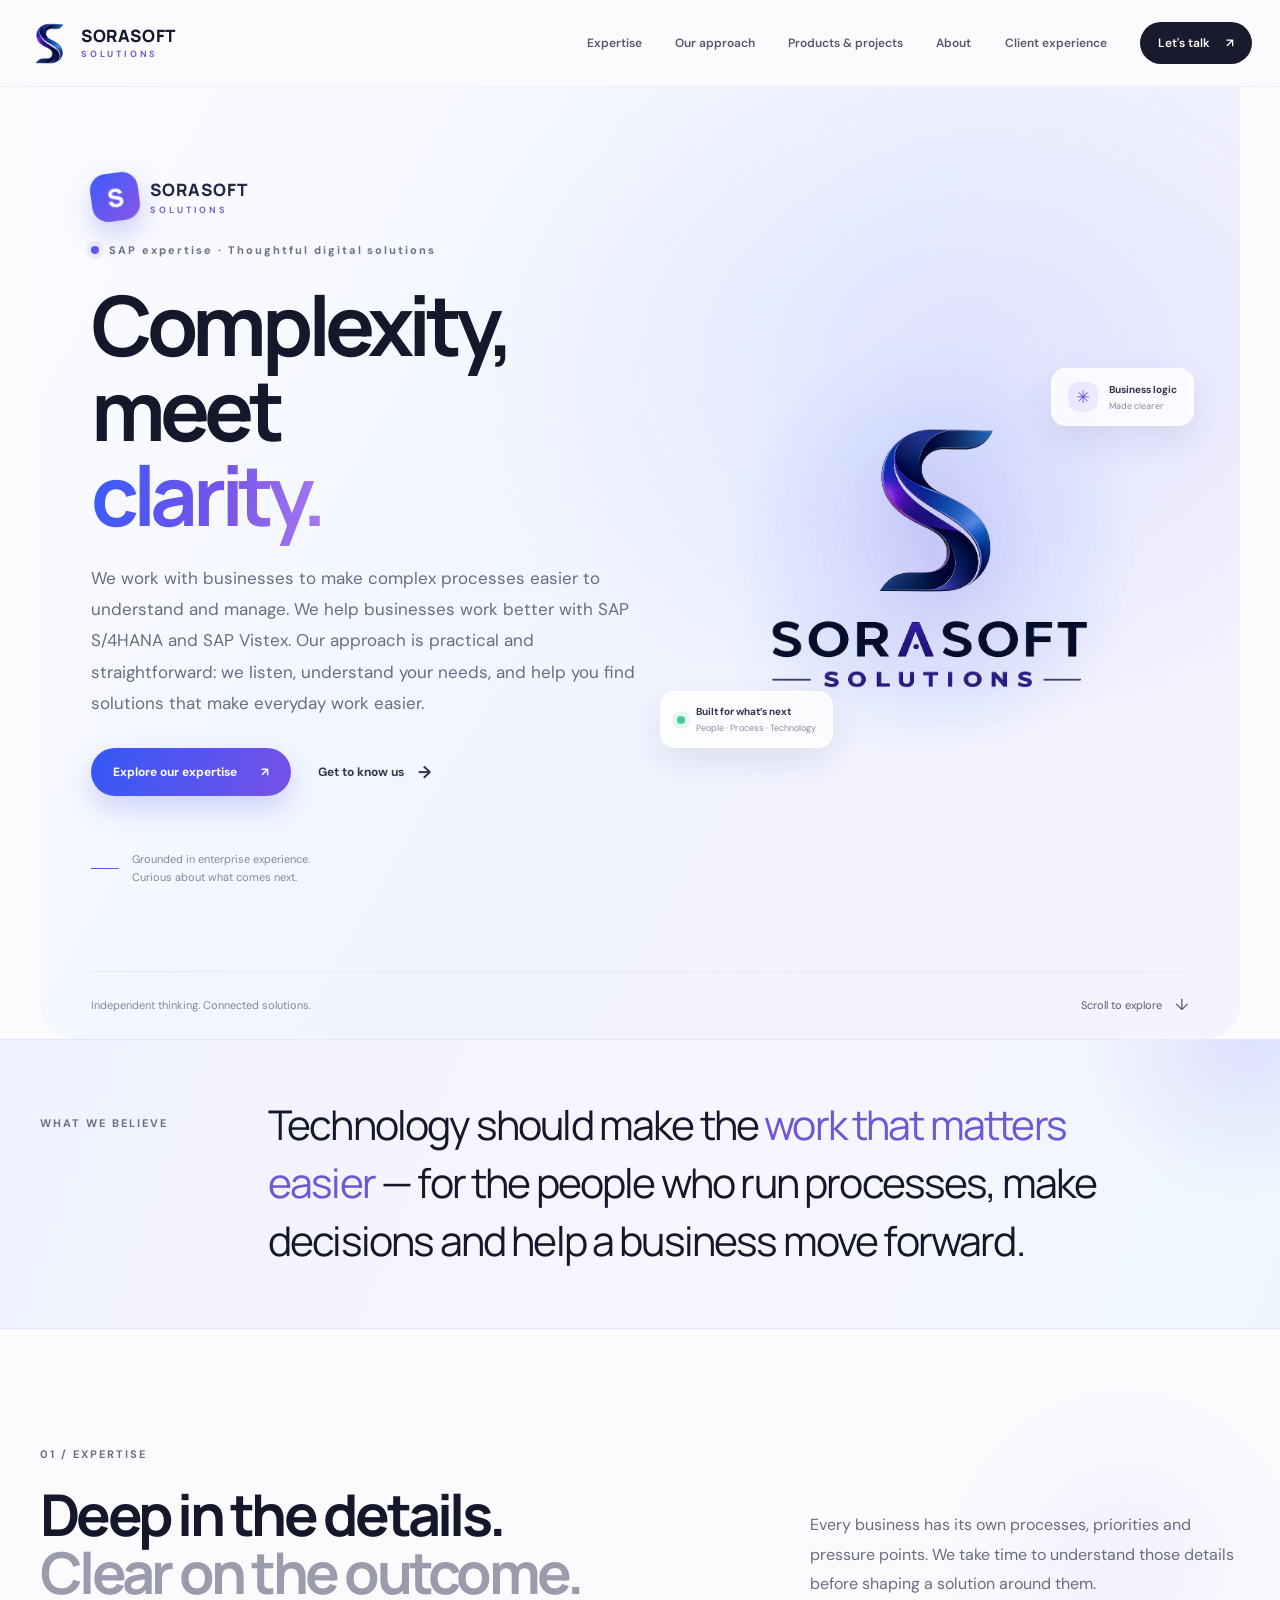
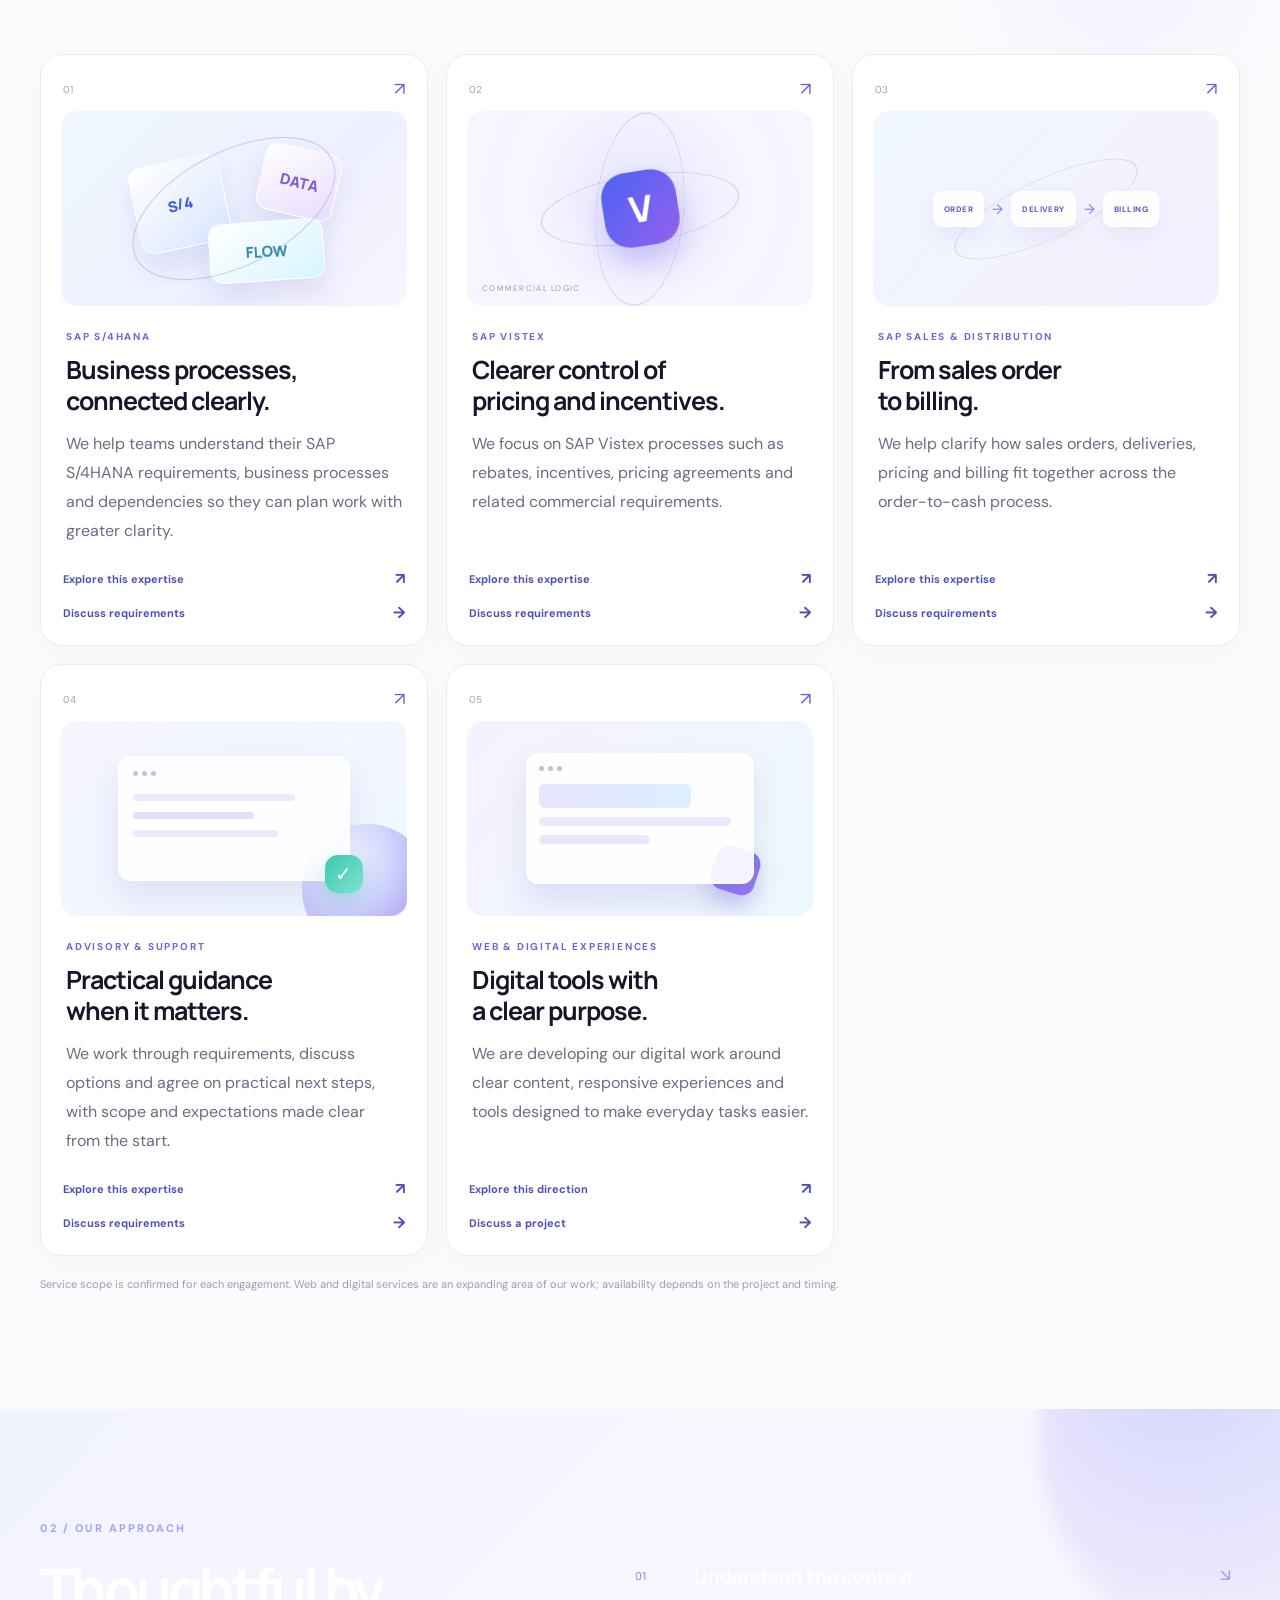
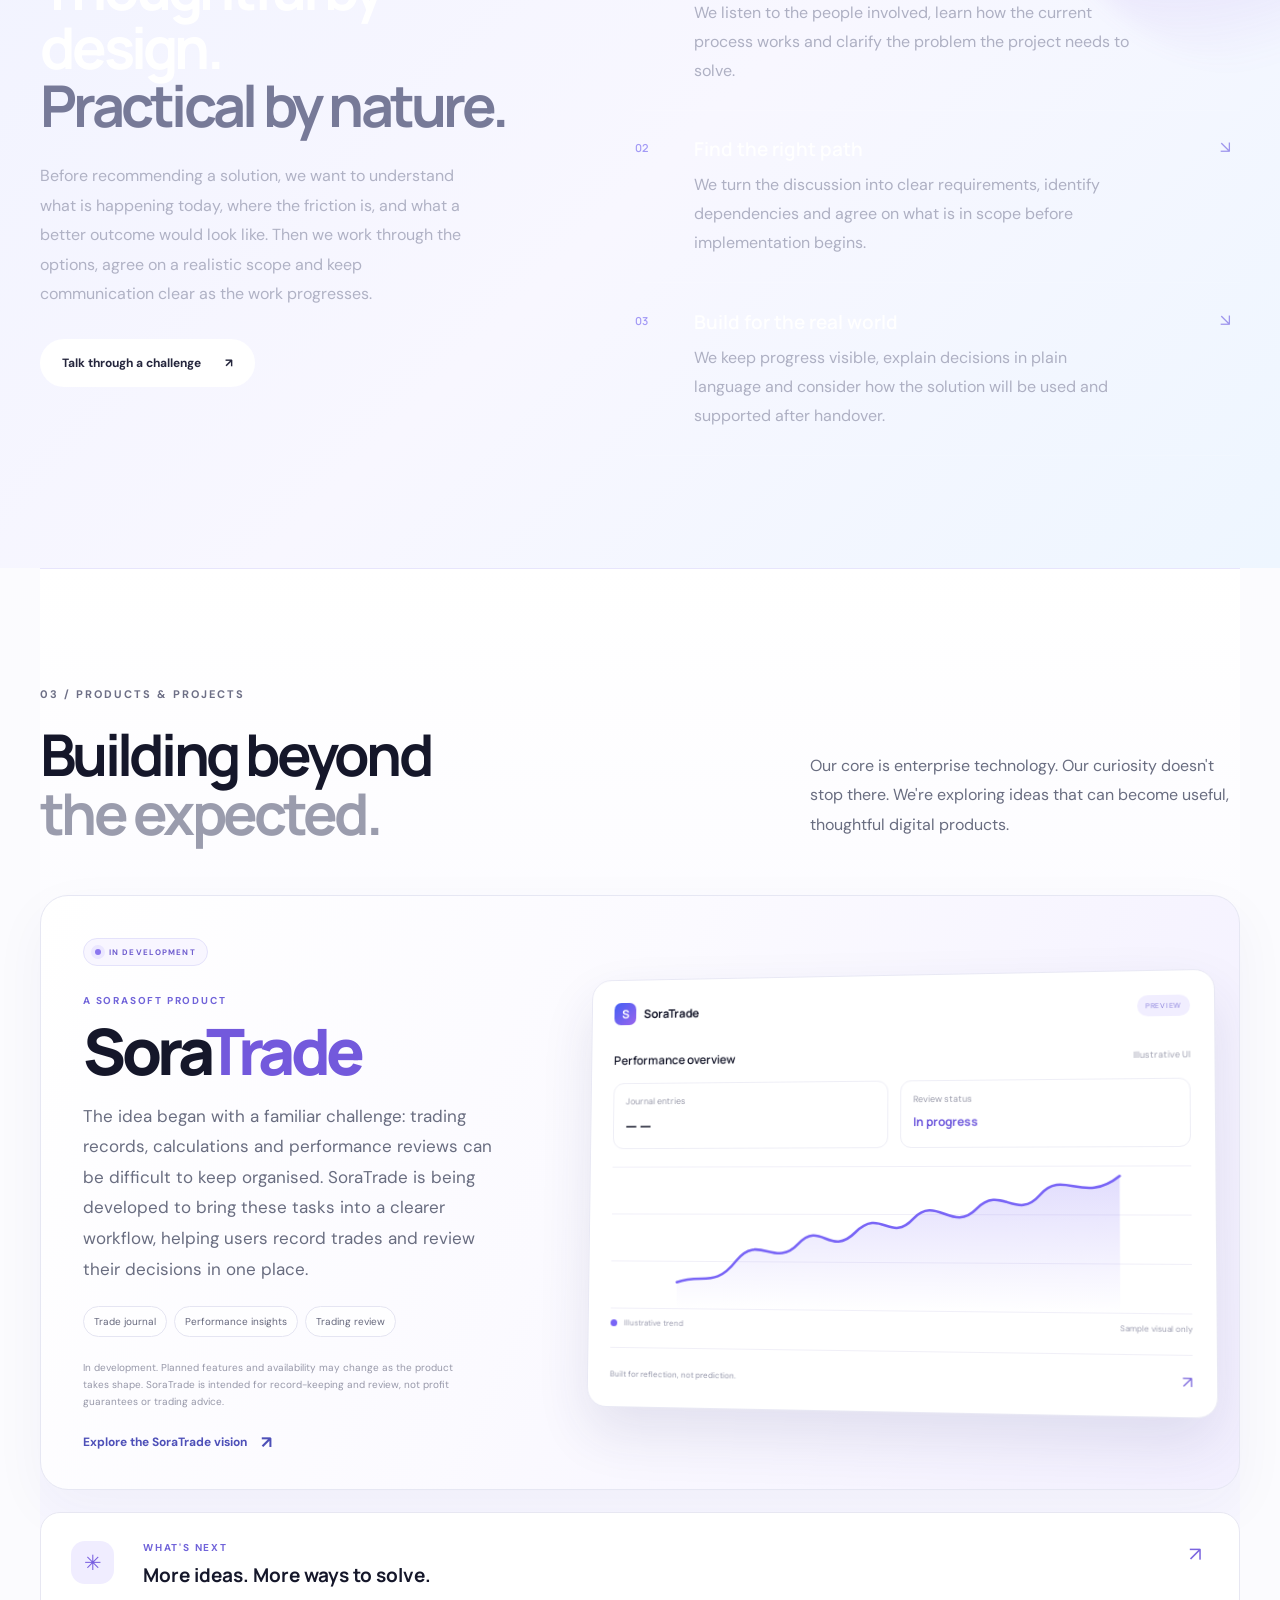
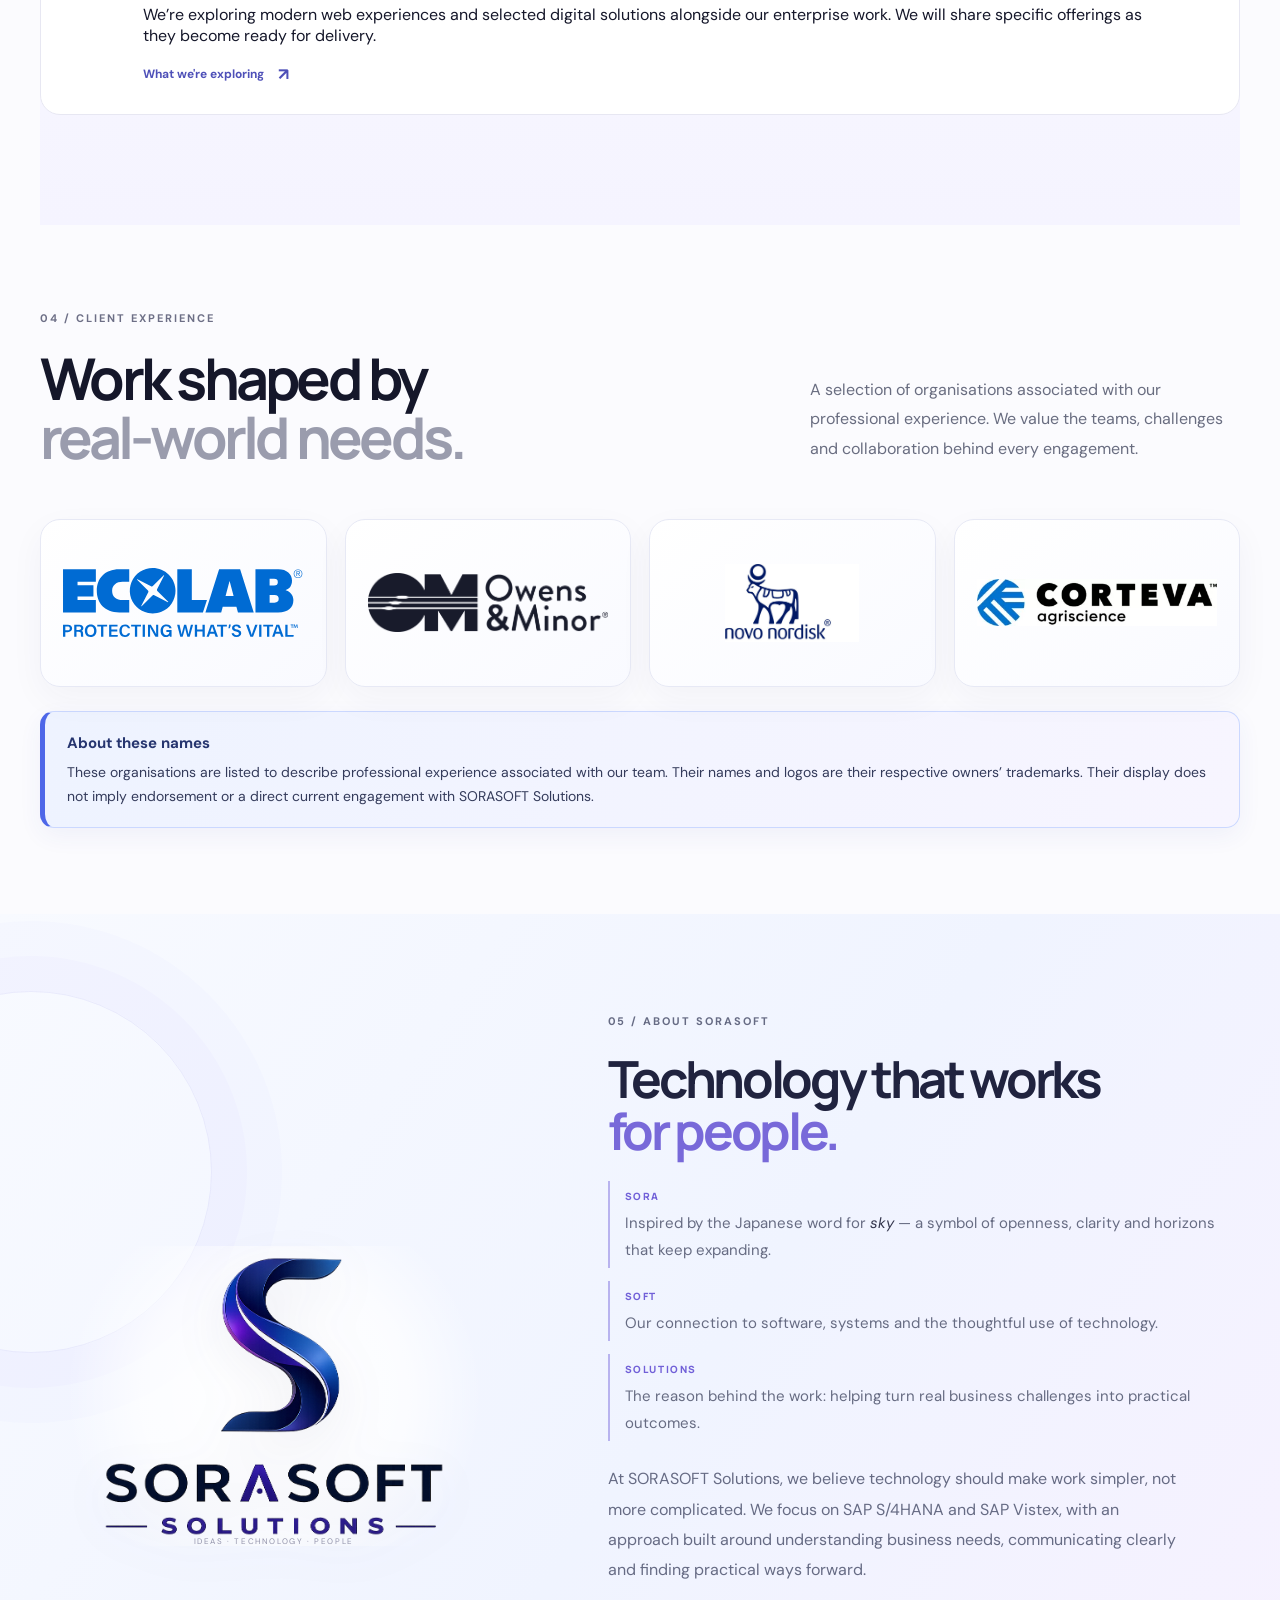
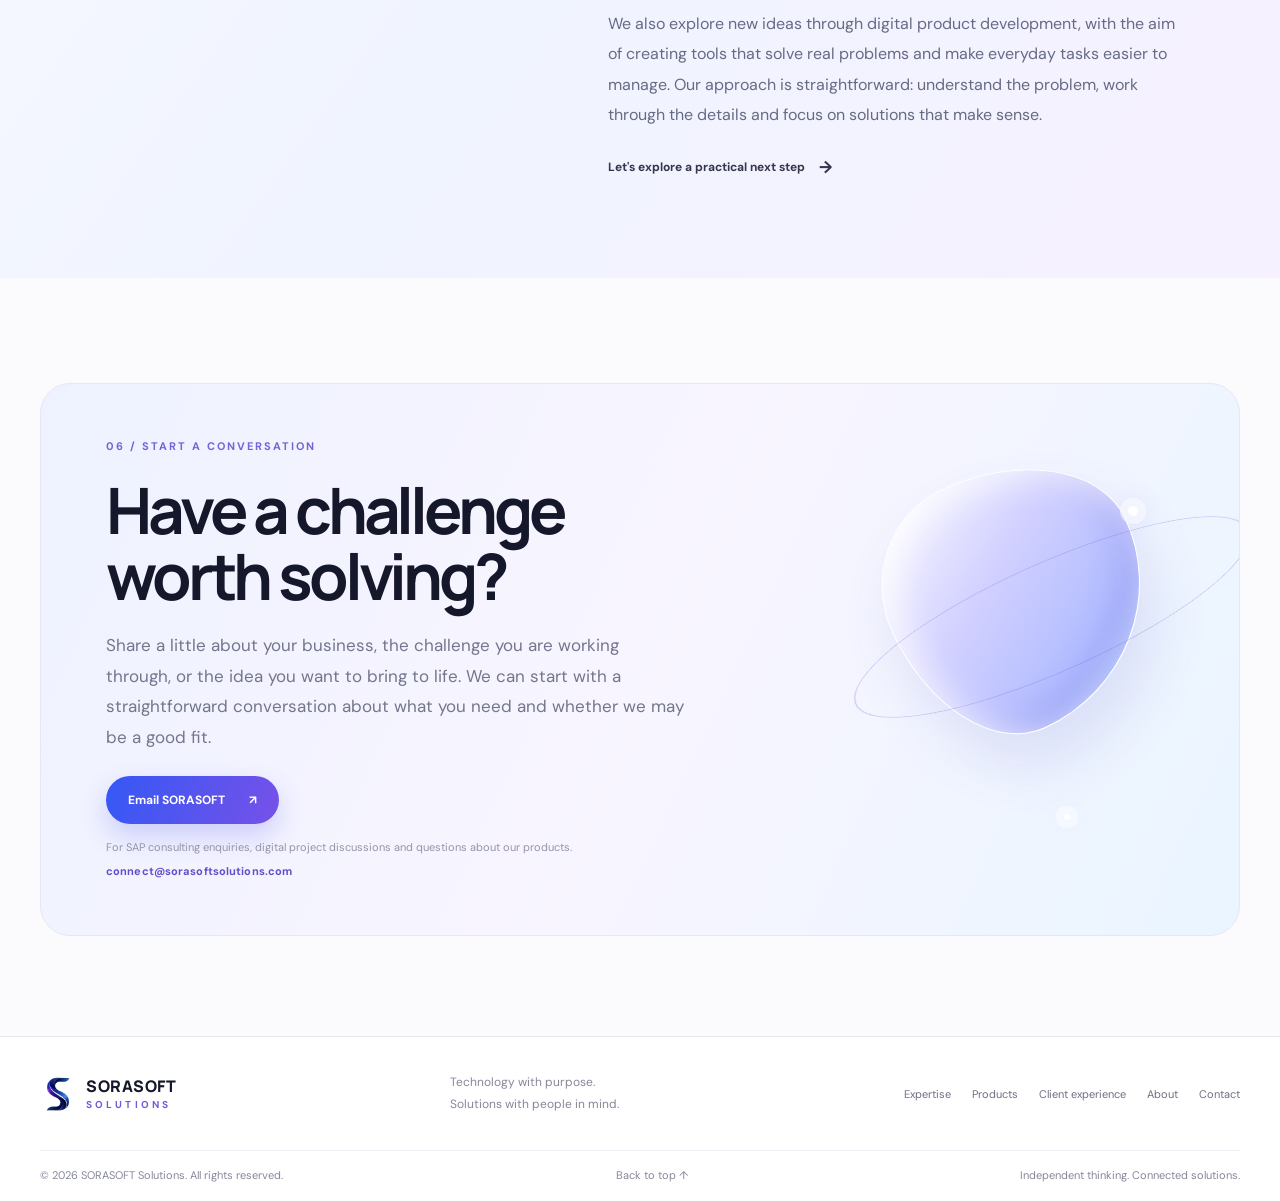
<file: index.html>
<!doctype html>
<html lang="en">
<head>
  <meta charset="utf-8">
  <meta name="viewport" content="width=device-width, initial-scale=1">
  <meta name="theme-color" content="#f8f9ff">
  <meta name="description" content="SORASOFT Solutions (also written Sora Soft Solutions) provides focused SAP S/4HANA, SAP Vistex, SAP Sales and Distribution, and practical technology consulting. Visit sorasoftsolutions.com.">
  <meta name="author" content="SORASOFT Solutions">
  <meta name="application-name" content="SORASOFT Solutions">
  <meta property="og:site_name" content="SORASOFT Solutions">
  <meta name="twitter:card" content="summary">
  <meta property="og:title" content="SORASOFT Solutions — Technology with purpose">
  <meta property="og:description" content="SAP expertise today. Thoughtful digital products for tomorrow.">
  <meta property="og:type" content="website">
  <meta name="color-scheme" content="light">
  <meta property="og:url" content="https://www.sorasoftsolutions.com/">
  <link rel="canonical" href="https://www.sorasoftsolutions.com/">
  <link rel="shortcut icon" href="/favicon.ico?v=v2">
<link rel="icon" type="image/png" sizes="32x32" href="/img/favicon-32x32.png?v=v2">
<link rel="icon" type="image/png" sizes="16x16" href="/img/favicon-16x16.png?v=v2">
<link rel="apple-touch-icon" sizes="180x180" href="/img/apple-touch-icon.png?v=v2">
<meta name="apple-mobile-web-app-title" content="SORASOFT Solutions">
<link rel="manifest" href="/img/site.webmanifest?v=v2">
  <link rel="preconnect" href="https://fonts.googleapis.com">
  <link rel="preconnect" href="https://fonts.gstatic.com" crossorigin>
  <link href="https://fonts.googleapis.com/css2?family=DM+Sans:wght@400;500;600;700&family=Manrope:wght@400;500;600;700;800&display=swap" rel="stylesheet">
  <link rel="stylesheet" href="style.css">
  <script type="application/ld+json">
  {
    "@context": "https://schema.org",
    "@type": "WebSite",
    "url": "https://www.sorasoftsolutions.com/",
    "name": "SORASOFT Solutions",
    "alternateName": ["Sora Soft Solutions", "sorasoftsolutions", "sorasoftsolutions.com"]
  }
  </script>
  <script type="application/ld+json">
  {
    "@context": "https://schema.org",
    "@type": "Organization",
    "name": "SORASOFT Solutions",
    "alternateName": "Sora Soft Solutions",
    "url": "https://www.sorasoftsolutions.com/",
    "logo": "https://www.sorasoftsolutions.com/img/sorasoft-logo-full.png",
    "email": "connect@sorasoftsolutions.com",
    "description": "Technology consulting focused on SAP S/4HANA, SAP Vistex, SAP Sales and Distribution, and selected digital experiences."
  }
  </script>
  <title>sorasoftsolutions.com | SORASOFT Solutions — Sora Soft Solutions, SAP S/4HANA & SAP Vistex</title>
</head>
<body>
  <div class="welcome-reveal" aria-hidden="true">
    <div class="welcome-reveal-orbit"></div>
    <img src="img/sorasoft-symbol.png" alt="" class="welcome-reveal-symbol">
    <div class="welcome-reveal-name"><strong>SORASOFT</strong><span>SOLUTIONS</span></div>
    <div class="welcome-reveal-line"></div>
  </div>
  <div class="scroll-progress" aria-hidden="true"><span id="progressBar"></span></div>
  <a class="skip-link" href="#main-content">Skip to content</a>
  <header class="site-header" id="top">
    <div class="nav-shell">
      <a class="brand" href="#top" aria-label="SORASOFT Solutions home">
        <img src="img/sorasoft-symbol.png" alt="" class="brand-symbol">
        <span class="brand-type"><strong>SORASOFT</strong><small>SOLUTIONS</small></span>
      </a>
      <button class="menu-toggle" aria-label="Open navigation" aria-expanded="false" aria-controls="mainNav">
        <span></span><span></span>
      </button>
      <nav class="main-nav" id="mainNav" aria-label="Main navigation">
        <a href="#expertise">Expertise</a>
        <a href="#approach">Our approach</a>
        <a href="#products">Products & projects</a>
        <a href="#about">About</a><a href="#clients">Client experience</a>
        <a class="nav-cta" href="#contact">Let's talk <span aria-hidden="true">↗</span></a>
      </nav>
    </div>
  </header>

  <main id="main-content">
    <section class="hero section-wrap">
      <div class="hero-copy reveal">
        <p class="hero-brand-reveal"><span class="hero-brand-mark">S</span><span><strong>SORASOFT</strong><small>SOLUTIONS</small></span></p>
        <div class="eyebrow"><span class="eyebrow-dot"></span> SAP expertise · Thoughtful digital solutions</div>
        <h1>Complexity, meet<br><span class="gradient-text">clarity.</span></h1>
        <p class="hero-lede">We work with businesses to make complex processes easier to understand and manage. We help businesses work better with SAP S/4HANA and SAP Vistex. Our approach is practical and straightforward: we listen, understand your needs, and help you find solutions that make everyday work easier.</p>
        <div class="hero-actions">
          <a class="button button-primary" href="#expertise">Explore our expertise <span aria-hidden="true">↗</span></a>
          <a class="text-link" href="#about">Get to know us <span aria-hidden="true">→</span></a>
        </div>
        <div class="hero-note">
          <span class="note-line"></span>
          <span>Grounded in enterprise experience.<br>Curious about what comes next.</span>
        </div>
      </div>

      <div class="hero-art hero-art-logo reveal" aria-label="SORASOFT Solutions company logo">
        <div class="hero-logo-halo"></div>
        <img src="img/sorasoft-logo-full.png" alt="SORASOFT Solutions" class="hero-full-logo">
        <div class="float-chip chip-top"><span class="chip-icon">✳</span><span><b>Business logic</b><small>Made clearer</small></span></div>
        <div class="float-chip chip-bottom"><span class="chip-pulse"></span><span><b>Built for what’s next</b><small>People · Process · Technology</small></span></div>
      </div>
      <div class="hero-bottomline"><span>Independent thinking. Connected solutions.</span><a href="#expertise" aria-label="Scroll to expertise">Scroll to explore <span>↓</span></a></div>
    </section>

    <section class="intro-band">
      <div class="section-wrap intro-inner reveal">
        <p class="section-kicker">WHAT WE BELIEVE</p>
        <p class="intro-statement">Technology should make the <span>work that matters easier</span> — for the people who run processes, make decisions and help a business move forward.</p>
      </div>
    </section>

    <section class="section-wrap section-space" id="expertise">
      <div class="section-heading reveal">
        <div><p class="section-kicker">01 / EXPERTISE</p><h2>Deep in the details.<br><span class="muted-heading">Clear on the outcome.</span></h2></div>
        <p class="section-summary">Every business has its own processes, priorities and pressure points. We take time to understand those details before shaping a solution around them.</p>
      </div>
      <div class="expertise-grid">
        <article class="expertise-card reveal">
          <div class="card-topline"><span>01</span><span class="card-arrow">↗</span></div>
          <div class="card-visual visual-s4"><div class="s4-tile tile-one">S/4</div><div class="s4-tile tile-two">DATA</div><div class="s4-tile tile-three">FLOW</div><div class="s4-orbit"></div></div>
          <div class="card-copy"><p class="card-eyebrow">SAP S/4HANA</p><h3>Business processes,<br>connected clearly.</h3><p>We help teams understand their SAP S/4HANA requirements, business processes and dependencies so they can plan work with greater clarity.</p></div>
          <div class="card-actions"><button class="card-link detail-trigger" type="button" data-detail="s4hana">Explore this expertise <span>↗</span></button><a class="card-link" href="#contact">Discuss requirements <span>→</span></a></div>
        </article>
        <article class="expertise-card card-large reveal">
          <div class="card-topline"><span>02</span><span class="card-arrow">↗</span></div>
          <div class="card-visual visual-vistex"><div class="vistex-ring ring-a"></div><div class="vistex-ring ring-b"></div><div class="vistex-core">V</div><span class="visual-label">COMMERCIAL LOGIC</span></div>
          <div class="card-copy"><p class="card-eyebrow">SAP VISTEX</p><h3>Clearer control of<br>pricing and incentives.</h3><p>We focus on SAP Vistex processes such as rebates, incentives, pricing agreements and related commercial requirements.</p></div>
          <div class="card-actions"><button class="card-link detail-trigger" type="button" data-detail="vistex">Explore this expertise <span>↗</span></button><a class="card-link" href="#contact">Discuss requirements <span>→</span></a></div>
        </article>
        <article class="expertise-card reveal">
          <div class="card-topline"><span>03</span><span class="card-arrow">↗</span></div>
          <div class="card-visual visual-sd"><div class="sd-flow"><span>ORDER</span><i>→</i><span>DELIVERY</span><i>→</i><span>BILLING</span></div><div class="sd-orbit"></div></div>
          <div class="card-copy"><p class="card-eyebrow">SAP SALES & DISTRIBUTION</p><h3>From sales order<br>to billing.</h3><p>We help clarify how sales orders, deliveries, pricing and billing fit together across the order-to-cash process.</p></div>
          <div class="card-actions"><button class="card-link detail-trigger" type="button" data-detail="sd">Explore this expertise <span>↗</span></button><a class="card-link" href="#contact">Discuss requirements <span>→</span></a></div>
        </article>
        <article class="expertise-card reveal">
          <div class="card-topline"><span>04</span><span class="card-arrow">↗</span></div>
          <div class="card-visual visual-support"><div class="support-window"><div class="window-dots"><i></i><i></i><i></i></div><div class="window-row row-a"></div><div class="window-row row-b"></div><div class="window-row row-c"></div><div class="window-check">✓</div></div><div class="support-orb"></div></div>
          <div class="card-copy"><p class="card-eyebrow">ADVISORY & SUPPORT</p><h3>Practical guidance<br>when it matters.</h3><p>We work through requirements, discuss options and agree on practical next steps, with scope and expectations made clear from the start.</p></div>
          <div class="card-actions"><button class="card-link detail-trigger" type="button" data-detail="advisory">Explore this expertise <span>↗</span></button><a class="card-link" href="#contact">Discuss requirements <span>→</span></a></div>
        </article>
        <article class="expertise-card reveal">
          <div class="card-topline"><span>05</span><span class="card-arrow">↗</span></div>
          <div class="card-visual visual-web"><div class="web-window"><div class="web-top"><i></i><i></i><i></i></div><div class="web-block web-block-a"></div><div class="web-block web-block-b"></div><div class="web-block web-block-c"></div></div><div class="web-cube"></div></div>
          <div class="card-copy"><p class="card-eyebrow">WEB & DIGITAL EXPERIENCES</p><h3>Digital tools with<br>a clear purpose.</h3><p>We are developing our digital work around clear content, responsive experiences and tools designed to make everyday tasks easier.</p></div>
          <div class="card-actions"><button class="card-link detail-trigger" type="button" data-detail="web">Explore this direction <span>↗</span></button><a class="card-link" href="#contact">Discuss a project <span>→</span></a></div>
        </article>
      </div>

      <p class="section-footnote">Service scope is confirmed for each engagement. Web and digital services are an expanding area of our work; availability depends on the project and timing.</p>
    </section>

    <section class="approach-section" id="approach">
      <div class="section-wrap approach-layout">
        <div class="approach-copy reveal"><p class="section-kicker">02 / OUR APPROACH</p><h2>Thoughtful by design.<br><span class="muted-heading">Practical by nature.</span></h2><p class="section-summary">Before recommending a solution, we want to understand what is happening today, where the friction is, and what a better outcome would look like. Then we work through the options, agree on a realistic scope and keep communication clear as the work progresses.</p><a class="button button-light" href="#contact">Talk through a challenge <span>↗</span></a></div>
        <div class="approach-steps reveal">
          <article class="approach-step"><span class="step-number">01</span><div><h3>Understand the context</h3><p>We listen to the people involved, learn how the current process works and clarify the problem the project needs to solve.</p></div><span class="step-mark">↘</span></article>
          <article class="approach-step"><span class="step-number">02</span><div><h3>Find the right path</h3><p>We turn the discussion into clear requirements, identify dependencies and agree on what is in scope before implementation begins.</p></div><span class="step-mark">↘</span></article>
          <article class="approach-step"><span class="step-number">03</span><div><h3>Build for the real world</h3><p>We keep progress visible, explain decisions in plain language and consider how the solution will be used and supported after handover.</p></div><span class="step-mark">↘</span></article>
        </div>
      </div>
      <div class="approach-orb" aria-hidden="true"></div>
    </section>

    <section class="section-wrap section-space products-section" id="products">
      <div class="section-heading reveal">
        <div><p class="section-kicker">03 / PRODUCTS & PROJECTS</p><h2>Building beyond<br><span class="muted-heading">the expected.</span></h2></div>
        <p class="section-summary">Our core is enterprise technology. Our curiosity doesn't stop there. We're exploring ideas that can become useful, thoughtful digital products.</p>
      </div>
      <article class="product-card reveal">
        <div class="product-copy">
          <div class="product-status"><span class="status-dot"></span> IN DEVELOPMENT</div>
          <p class="card-eyebrow">A SORASOFT PRODUCT</p>
          <h3>Sora<span>Trade</span></h3>
          <p class="product-description">The idea began with a familiar challenge: trading records, calculations and performance reviews can be difficult to keep organised. SoraTrade is being developed to bring these tasks into a clearer workflow, helping users record trades and review their decisions in one place.</p>
          <div class="product-tags"><span>Trade journal</span><span>Performance insights</span><span>Trading review</span></div>
          <p class="product-disclaimer">In development. Planned features and availability may change as the product takes shape. SoraTrade is intended for record-keeping and review, not profit guarantees or trading advice.</p>
          <button class="text-link product-link detail-trigger product-detail-trigger" type="button" data-detail="soratrade">Explore the SoraTrade vision <span>↗</span></button>
        </div>
        <div class="product-preview" aria-label="Illustrative SoraTrade analytics interface preview">
          <div class="preview-top"><div class="preview-brand"><span class="preview-mark">S</span> SoraTrade</div><span class="preview-pill">PREVIEW</span></div>
          <div class="preview-heading"><span>Performance overview</span><span class="preview-period">Illustrative UI</span></div>
          <div class="preview-metrics"><div><small>Journal entries</small><b>— —</b></div><div><small>Review status</small><b class="metric-blue">In progress</b></div></div>
          <div class="chart-area"><div class="chart-gridlines"><i></i><i></i><i></i><i></i></div><svg viewBox="0 0 520 170" role="img" aria-label="Illustrative analytics curve, not real trading data"><defs><linearGradient id="chartFill" x1="0" y1="0" x2="0" y2="1"><stop offset="0" stop-color="#7864f6" stop-opacity=".22"/><stop offset="1" stop-color="#7864f6" stop-opacity="0"/></linearGradient></defs><path class="chart-fill" d="M0 138 C32 127 46 145 72 112 S119 121 146 92 S184 108 214 78 S255 91 282 62 S328 79 356 50 S402 65 429 34 S478 46 520 12 L520 170 L0 170Z"/><path class="chart-line" d="M0 138 C32 127 46 145 72 112 S119 121 146 92 S184 108 214 78 S255 91 282 62 S328 79 356 50 S402 65 429 34 S478 46 520 12"/></svg></div>
          <div class="preview-legend"><span><i></i> Illustrative trend</span><span>Sample visual only</span></div>
          <div class="preview-footer"><span>Built for reflection, not prediction.</span><span>↗</span></div>
        </div>
      </article>
      <div class="future-strip reveal"><div class="future-icon">✳</div><div><p class="card-eyebrow">WHAT'S NEXT</p><h3>More ideas. More ways to solve.</h3><p>We’re exploring modern web experiences and selected digital solutions alongside our enterprise work. We will share specific offerings as they become ready for delivery.</p><button class="text-link detail-trigger future-detail-trigger" type="button" data-detail="digital">What we're exploring <span>↗</span></button></div><span class="future-arrow">↗</span></div>
    </section>

    <section class="section-wrap section-space clients-section" id="clients">
      <div class="section-heading reveal">
        <div><p class="section-kicker">04 / CLIENT EXPERIENCE</p><h2>Work shaped by<br><span class="muted-heading">real-world needs.</span></h2></div>
        <p class="section-summary">A selection of organisations associated with our professional experience. We value the teams, challenges and collaboration behind every engagement.</p>
      </div>
      <div class="client-grid reveal" aria-label="Organisations associated with our professional experience">
        <div class="client-card"><img class="client-logo ecolab-logo" src="img/clients/ecolab.svg" alt="Ecolab logo" loading="lazy"></div>
        <div class="client-card"><img class="client-logo owens-logo" src="img/clients/owens-minor-black.png" alt="Owens &amp; Minor logo" loading="lazy"></div>
        <div class="client-card"><img class="client-logo novo-logo" src="img/clients/novo-nordisk.jpg" alt="Novo Nordisk logo" loading="lazy"></div>
        <div class="client-card"><img class="client-logo corteva-logo" src="img/clients/corteva.webp" alt="Corteva Agriscience logo" loading="lazy"></div>
      </div>
      <div class="client-note" role="note"><strong>About these names</strong><p>These organisations are listed to describe professional experience associated with our team. Their names and logos are their respective owners’ trademarks. Their display does not imply endorsement or a direct current engagement with SORASOFT Solutions.</p></div>
    </section>

    <section class="about-section" id="about">
      <div class="section-wrap about-layout">
        <div class="about-mark reveal"><img src="img/sorasoft-logo-full.png" alt="SORASOFT Solutions logo" loading="lazy"><div class="about-mark-caption">IDEAS · TECHNOLOGY · PEOPLE</div></div>
        <div class="about-copy reveal"><p class="section-kicker">05 / ABOUT SORASOFT</p><h2>Technology that works<br><span class="muted-heading">for people.</span></h2>
          <div class="name-meaning">
            <div><span class="meaning-word">SORA</span><p>Inspired by the Japanese word for <em>sky</em> — a symbol of openness, clarity and horizons that keep expanding.</p></div>
            <div><span class="meaning-word">SOFT</span><p>Our connection to software, systems and the thoughtful use of technology.</p></div>
            <div><span class="meaning-word">SOLUTIONS</span><p>The reason behind the work: helping turn real business challenges into practical outcomes.</p></div>
          </div>
          <p>At SORASOFT Solutions, we believe technology should make work simpler, not more complicated. We focus on SAP S/4HANA and SAP Vistex, with an approach built around understanding business needs, communicating clearly and finding practical ways forward.</p>
          <p>We also explore new ideas through digital product development, with the aim of creating tools that solve real problems and make everyday tasks easier to manage. Our approach is straightforward: understand the problem, work through the details and focus on solutions that make sense.</p>
          <a class="text-link" href="#contact">Let's explore a practical next step <span>→</span></a>
        </div>
      </div>
    </section>

    <section class="section-wrap contact-section" id="contact">
      <div class="contact-panel reveal">
        <div class="contact-art" aria-hidden="true"><div class="contact-sphere"></div><div class="contact-orbit"></div><div class="contact-spark spark-one"></div><div class="contact-spark spark-two"></div></div>
        <div class="contact-content"><p class="section-kicker">06 / START A CONVERSATION</p><h2>Have a challenge<br>worth solving?</h2><p>Share a little about your business, the challenge you are working through, or the idea you want to bring to life. We can start with a straightforward conversation about what you need and whether we may be a good fit.</p><a class="button button-primary" href="https://mail.google.com/mail/?view=cm&fs=1&to=connect@sorasoftsolutions.com&su=Enquiry%20for%20SORASOFT%20Solutions" target="_blank" rel="noopener noreferrer">Email SORASOFT <span>↗</span></a><small>For SAP consulting enquiries, digital project discussions and questions about our products.</small><a class="contact-email" href="https://mail.google.com/mail/?view=cm&fs=1&to=connect@sorasoftsolutions.com&su=Enquiry%20for%20SORASOFT%20Solutions" target="_blank" rel="noopener noreferrer">connect@sorasoftsolutions.com</a></div>
      </div>
    </section>
  </main>

  <footer class="site-footer">
    <div class="section-wrap footer-main">
      <a class="brand footer-brand" href="#top"><img src="img/sorasoft-symbol.png" alt="" class="brand-symbol"><span class="brand-type"><strong>SORASOFT</strong><small>SOLUTIONS</small></span></a>
      <p>Technology with purpose.<br>Solutions with people in mind.</p>
      <div class="footer-links"><a href="#expertise">Expertise</a><a href="#products">Products</a><a href="#clients">Client experience</a><a href="#about">About</a><a href="#contact">Contact</a></div>
    </div>
    <div class="section-wrap footer-bottom"><span>© <span id="year"></span> SORASOFT Solutions. All rights reserved.</span><a href="#top">Back to top ↑</a><span>Independent thinking. Connected solutions.</span></div>
  </footer>
<dialog class="detail-dialog" id="detailDialog" aria-labelledby="detailTitle">
    <div class="detail-dialog-inner">
      <button class="dialog-close detail-close" type="button" aria-label="Close details">×</button>
      <div class="detail-visual" aria-hidden="true"><div class="detail-visual-orbit"></div><div class="detail-visual-core">S</div></div>
      <div class="detail-body">
        <p class="section-kicker" id="detailKicker">SORASOFT / DETAILS</p>
        <h2 id="detailTitle">Explore our work</h2>
        <p class="detail-intro" id="detailIntro"></p>
        <div class="detail-divider"></div>
        <h3 id="detailListHeading">What this can include</h3>
        <ul class="detail-list" id="detailList"></ul>
        <p class="detail-note" id="detailNote"></p>
        <a class="button button-primary detail-contact" id="detailContact" href="https://mail.google.com/mail/?view=cm&fs=1&to=connect@sorasoftsolutions.com&su=Enquiry%20for%20SORASOFT%20Solutions" target="_blank" rel="noopener noreferrer">Discuss a project <span>↗</span></a>
      </div>
    </div>
  </dialog>

  <script src="script.js"></script>
</body>
</html>
</file>
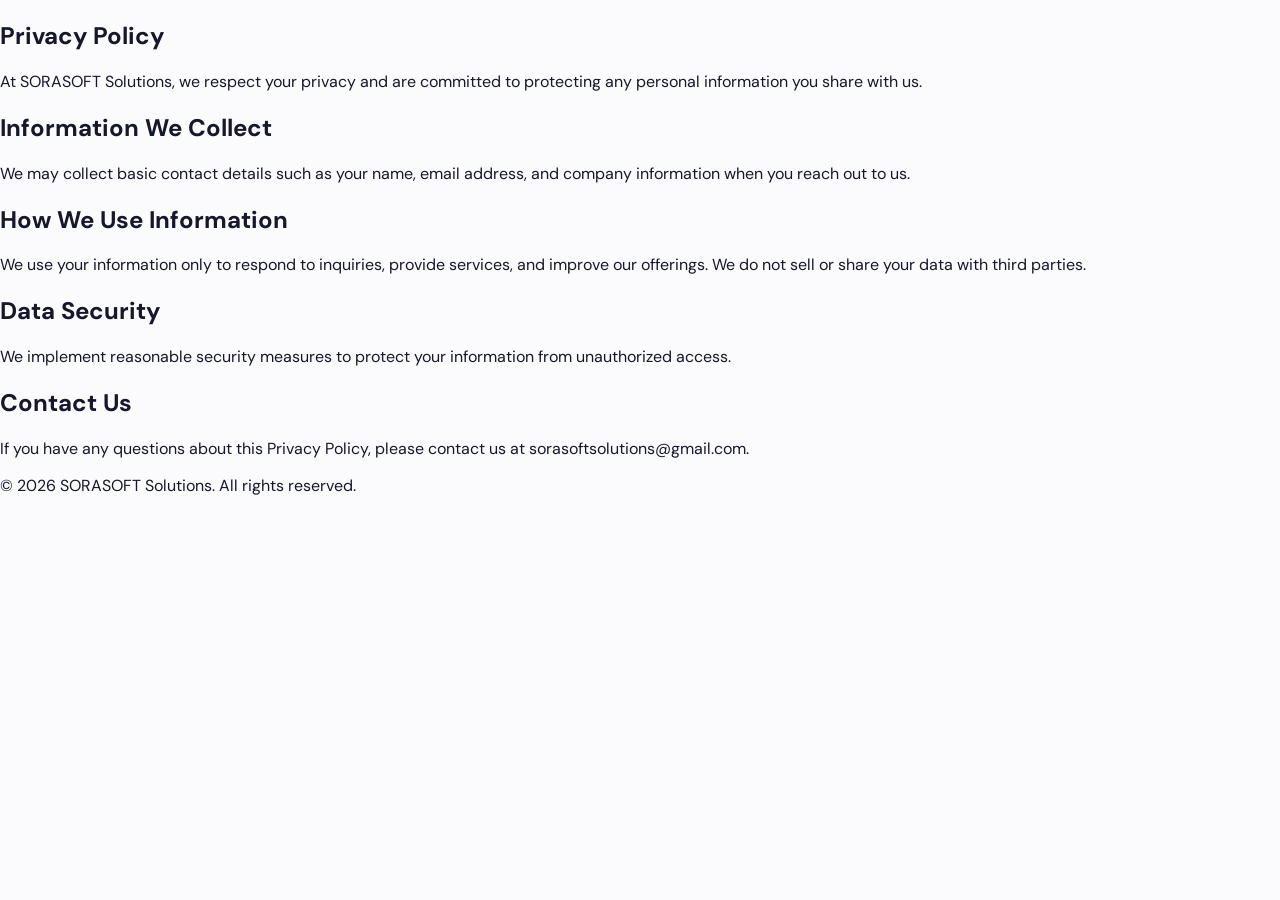
<file: privacy policy.html>
<!DOCTYPE html>
<html lang="en">
<head>
  <meta charset="UTF-8">
  <title>Privacy Policy | SORASOFT Solutions</title>
  <link rel="stylesheet" href="style.css">
</head>
<body>
  <section class="policy">
    <h1>Privacy Policy</h1>
    <p>At SORASOFT Solutions, we respect your privacy and are committed to protecting any personal information you share with us.</p>
    
    <h2>Information We Collect</h2>
    <p>We may collect basic contact details such as your name, email address, and company information when you reach out to us.</p>
    
    <h2>How We Use Information</h2>
    <p>We use your information only to respond to inquiries, provide services, and improve our offerings. We do not sell or share your data with third parties.</p>
    
    <h2>Data Security</h2>
    <p>We implement reasonable security measures to protect your information from unauthorized access.</p>
    
    <h2>Contact Us</h2>
    <p>If you have any questions about this Privacy Policy, please contact us at <a href="mailto:sorasoftsolutions@gmail.com">sorasoftsolutions@gmail.com</a>.</p>
    
    <p>&copy; 2026 SORASOFT Solutions. All rights reserved.</p>
  </section>
</body>
</html>
</file>
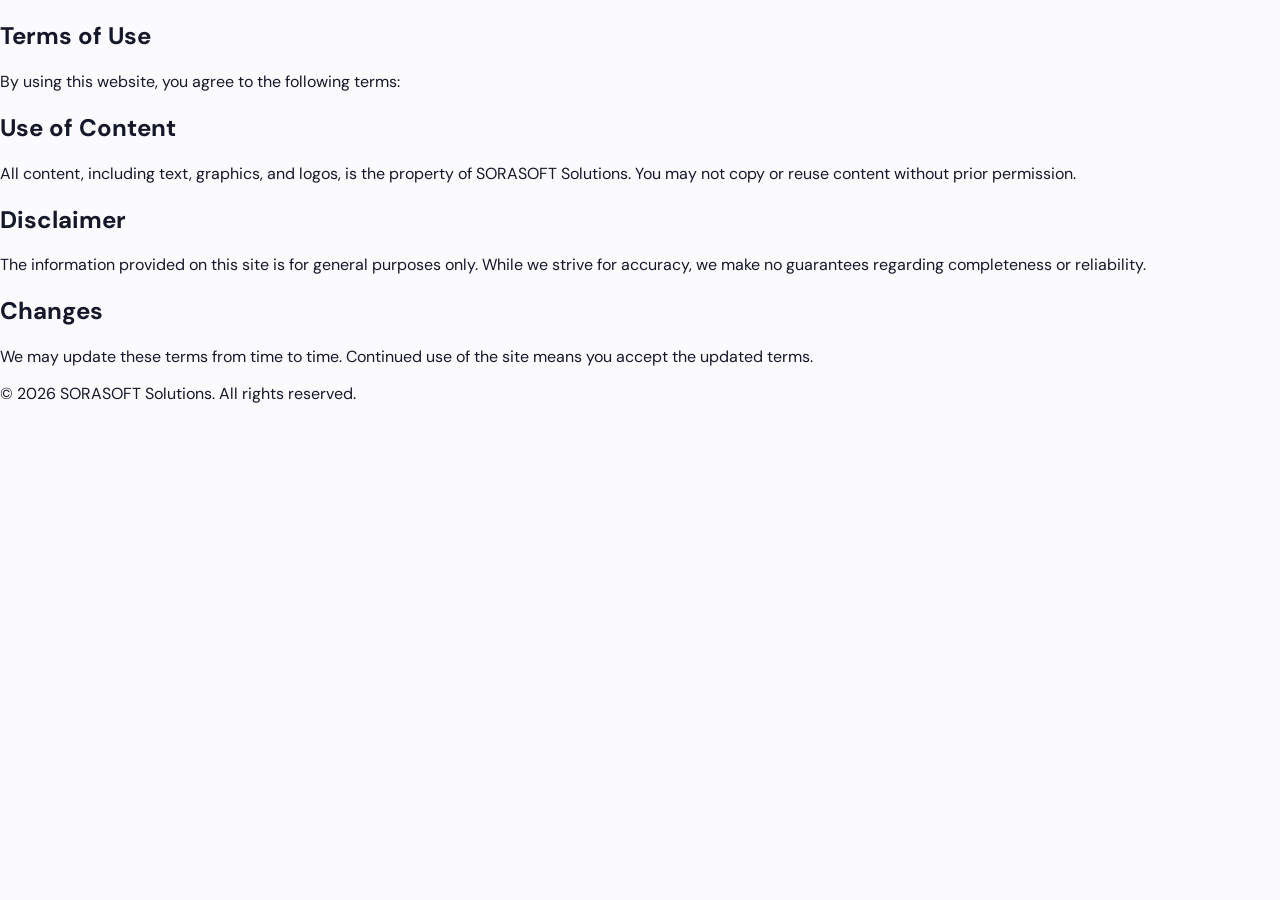
<file: terms.html>
<!DOCTYPE html>
<html lang="en">
<head>
  <meta charset="UTF-8">
  <title>Terms of Use | SORASOFT Solutions</title>
  <link rel="stylesheet" href="style.css">
</head>
<body>
  <section class="policy">
    <h1>Terms of Use</h1>
    <p>By using this website, you agree to the following terms:</p>
    
    <h2>Use of Content</h2>
    <p>All content, including text, graphics, and logos, is the property of SORASOFT Solutions. You may not copy or reuse content without prior permission.</p>
    
    <h2>Disclaimer</h2>
    <p>The information provided on this site is for general purposes only. While we strive for accuracy, we make no guarantees regarding completeness or reliability.</p>
    
    <h2>Changes</h2>
    <p>We may update these terms from time to time. Continued use of the site means you accept the updated terms.</p>
    
    <p>&copy; 2026 SORASOFT Solutions. All rights reserved.</p>
  </section>
</body>
</html>
</file>
<file: style.css>
@import url('https://fonts.googleapis.com/css2?family=DM+Sans:wght@400;500;600;700&family=Manrope:wght@400;500;600;700;800&display=swap');
:root{--ink:#15172a;--muted:#696d80;--line:#e7e9f2;--paper:#fbfbfe;--white:#fff;--blue:#3b5bfa;--violet:#8055e9;--cyan:#66d8f1;--lav:#f0edff;--max:1200px;--radius:26px;--shadow:0 22px 70px rgba(34,37,88,.10)}
*{box-sizing:border-box}html{scroll-behavior:smooth;scroll-padding-top:100px}body{margin:0;background:var(--paper);color:var(--ink);font-family:"DM Sans",sans-serif;-webkit-font-smoothing:antialiased;overflow-x:hidden}body.menu-open{overflow:hidden}a{color:inherit;text-decoration:none}button{font:inherit}.section-wrap{width:min(var(--max),calc(100% - 64px));margin-inline:auto}.scroll-progress{position:fixed;inset:0 0 auto;height:3px;z-index:1000;pointer-events:none}.scroll-progress span{display:block;height:100%;width:0;background:linear-gradient(90deg,var(--blue),var(--violet),var(--cyan))}
.site-header{position:sticky;top:0;z-index:100;background:rgba(251,251,254,.82);backdrop-filter:blur(18px);border-bottom:1px solid rgba(231,233,242,.75)}.nav-shell{width:min(1320px,calc(100% - 56px));height:86px;margin:auto;display:flex;align-items:center;justify-content:space-between;gap:32px}.brand{display:inline-flex;align-items:center;gap:10px;flex-shrink:0}.brand-symbol{width:43px;height:43px;object-fit:contain}.brand-type{display:flex;flex-direction:column;gap:1px;line-height:1}.brand-type strong{font-family:Manrope,sans-serif;font-size:17px;font-weight:800;letter-spacing:.035em}.brand-type small{font-size:9px;font-weight:700;letter-spacing:.31em;color:#7559d9;margin-top:5px}.main-nav{display:flex;align-items:center;gap:clamp(18px,2.6vw,36px);font-size:12px;font-weight:600;color:#56596d}.main-nav>a:not(.nav-cta){transition:color .2s}.main-nav>a:not(.nav-cta):hover{color:var(--blue)}.nav-cta{padding:13px 18px;background:#191a2d;color:white;border-radius:999px;display:flex;gap:16px;align-items:center;transition:transform .2s,background .2s}.nav-cta:hover{transform:translateY(-2px);background:var(--blue)}.menu-toggle{display:none}
.hero{min-height:660px;padding-top:86px;padding-bottom:24px;display:grid;grid-template-columns:1.03fr .97fr;align-items:center;gap:28px;position:relative}.hero-copy{padding:0 0 56px 0;position:relative;z-index:2}.eyebrow,.section-kicker,.card-eyebrow{font-size:10px;letter-spacing:.18em;font-weight:700;color:#6d6f86}.eyebrow{display:flex;align-items:center;gap:10px;margin-bottom:25px}.eyebrow-dot{width:8px;height:8px;border-radius:50%;background:linear-gradient(135deg,var(--blue),var(--violet));box-shadow:0 0 0 5px #eeebff}.hero h1,.section-heading h2,.approach-copy h2,.about-copy h2,.contact-content h2{font-family:Manrope,sans-serif;font-weight:700;letter-spacing:-.065em;line-height:1.02;margin:0;font-size:clamp(50px,6.1vw,80px)}.gradient-text{background:linear-gradient(100deg,#3b5bfa 5%,#7453e8 55%,#aa7bf0);-webkit-background-clip:text;background-clip:text;color:transparent}.hero-lede{max-width:520px;font-size:16px;line-height:1.85;color:var(--muted);margin:26px 0 28px}.hero-actions{display:flex;align-items:center;gap:27px;flex-wrap:wrap}.button{display:inline-flex;align-items:center;justify-content:center;gap:24px;border-radius:999px;padding:16px 22px;font-size:12px;font-weight:700;transition:transform .22s,box-shadow .22s,background .22s}.button:hover{transform:translateY(-3px)}.button-primary{color:white;background:linear-gradient(110deg,#3458f5,#7751e8);box-shadow:0 12px 28px rgba(81,83,232,.24)}.button-primary:hover{box-shadow:0 17px 34px rgba(81,83,232,.32)}.text-link{display:inline-flex;align-items:center;gap:14px;font-size:12px;font-weight:700;color:#34364d}.text-link span{font-size:17px;transition:transform .2s}.text-link:hover span{transform:translateX(4px)}.hero-note{display:flex;align-items:center;gap:13px;color:#85879a;font-size:10px;line-height:1.7;margin-top:54px}.note-line{width:28px;height:1px;background:linear-gradient(90deg,var(--blue),var(--violet))}
.hero-art{position:relative;min-height:500px;display:grid;place-items:center;isolation:isolate;perspective:1000px}.art-glow{position:absolute;width:74%;aspect-ratio:1;border-radius:50%;background:radial-gradient(circle,rgba(135,119,255,.22),rgba(115,185,255,.12) 42%,transparent 70%);filter:blur(8px);animation:glow 8s ease-in-out infinite alternate}.art-grid{position:absolute;inset:10% -6% 0;background-image:linear-gradient(rgba(100,106,193,.08) 1px,transparent 1px),linear-gradient(90deg,rgba(100,106,193,.08) 1px,transparent 1px);background-size:38px 38px;mask-image:radial-gradient(ellipse,black 0%,transparent 69%);transform:perspective(650px) rotateX(58deg) rotateZ(-16deg) scale(1.2);opacity:.6}.glass-disc{position:absolute;width:min(65%,320px);aspect-ratio:1;border-radius:36% 64% 58% 42% / 45% 37% 63% 55%;transform-style:preserve-3d}.disc-back{background:linear-gradient(135deg,rgba(88,122,255,.16),rgba(173,114,250,.12));border:1px solid rgba(116,106,237,.24);box-shadow:inset 0 0 50px rgba(255,255,255,.7),0 40px 70px rgba(64,64,171,.08);transform:translate(34px,25px) rotate(-25deg) rotateY(22deg);animation:floatBack 9s ease-in-out infinite}.disc-main{display:grid;place-items:center;background:linear-gradient(145deg,rgba(255,255,255,.95),rgba(236,233,255,.75) 50%,rgba(215,233,255,.8));border:1px solid rgba(255,255,255,.95);box-shadow:inset 0 2px 12px rgba(255,255,255,.9),inset 0 -16px 30px rgba(109,96,224,.09),0 28px 70px rgba(72,70,175,.19),0 5px 15px rgba(255,255,255,.8);transform:rotate(-18deg) rotateY(-14deg);animation:floatMain 7s ease-in-out infinite}.disc-main:before{content:"";position:absolute;inset:9%;border-radius:inherit;border:1px solid rgba(255,255,255,.85);box-shadow:inset 0 0 24px rgba(128,96,238,.09)}.disc-highlight{position:absolute;top:8%;left:16%;width:46%;height:24%;border-radius:50%;background:linear-gradient(120deg,rgba(255,255,255,.88),rgba(255,255,255,0));filter:blur(7px);transform:rotate(-25deg)}.hero-symbol{width:60%;height:60%;object-fit:contain;filter:drop-shadow(0 16px 18px rgba(62,73,185,.2));transform:rotate(18deg);position:relative;z-index:2}.orbit{position:absolute;border:1px solid rgba(101,104,216,.23);border-radius:50%;transform:rotate(-24deg) rotateX(63deg)}.orbit-one{width:95%;height:45%;animation:orbitSpin 25s linear infinite}.orbit-two{width:82%;height:67%;transform:rotate(48deg) rotateX(66deg);border-color:rgba(121,88,230,.18)}.orbit-three{width:103%;height:57%;transform:rotate(66deg) rotateX(70deg);border-style:dashed;opacity:.6}.float-chip{position:absolute;z-index:4;display:flex;align-items:center;gap:11px;padding:13px 16px;border-radius:15px;background:rgba(255,255,255,.78);border:1px solid rgba(255,255,255,.95);box-shadow:0 14px 35px rgba(43,45,100,.1);backdrop-filter:blur(12px);animation:chipFloat 6s ease-in-out infinite}.float-chip b,.float-chip small{display:block}.float-chip b{font-size:10px;color:#30324a}.float-chip small{font-size:9px;color:#888ba0;margin-top:4px}.chip-top{top:14%;right:0}.chip-bottom{bottom:13%;left:-1%;animation-delay:-2s}.chip-icon{display:grid;place-items:center;width:30px;height:30px;border-radius:10px;background:linear-gradient(135deg,#e6e8ff,#f2e7ff);color:#6852dd;font-size:17px}.chip-pulse{width:8px;height:8px;border-radius:50%;background:#47c9a0;box-shadow:0 0 0 5px #e4f8f1}.art-index{position:absolute;right:2%;bottom:3%;font-size:9px;letter-spacing:.2em;color:#a0a2b7}.hero-bottomline{grid-column:1/-1;display:flex;justify-content:space-between;align-items:center;padding:22px 0 0;border-top:1px solid var(--line);font-size:10px;color:#85879a}.hero-bottomline a{display:flex;gap:13px;align-items:center;color:#595c72}.hero-bottomline a span{font-size:16px}
.intro-band{background:#f1f0ff;border-top:1px solid #e7e4ff;border-bottom:1px solid #e7e4ff}.intro-inner{display:grid;grid-template-columns:180px 1fr;align-items:start;gap:48px;padding-top:55px;padding-bottom:58px}.intro-inner .section-kicker{padding-top:10px}.intro-statement{font-family:Manrope,sans-serif;font-size:clamp(24px,3.2vw,40px);line-height:1.35;letter-spacing:-.045em;margin:0;max-width:850px}.intro-statement span{color:#6e56d9}
.section-space{padding-top:118px;padding-bottom:118px}.section-heading{display:flex;justify-content:space-between;align-items:end;gap:45px;margin-bottom:52px}.section-heading .section-kicker,.approach-copy .section-kicker,.about-copy .section-kicker,.contact-content .section-kicker{margin:0 0 24px}.section-heading h2,.approach-copy h2,.about-copy h2{font-size:clamp(38px,4.5vw,58px)}.muted-heading{color:#9a9cad}.section-summary{max-width:360px;font-size:13px;line-height:1.9;color:var(--muted);margin:0 0 3px}.expertise-grid{display:grid;grid-template-columns:repeat(3,1fr);gap:18px}.expertise-card{background:#fff;border:1px solid #e9eaf3;border-radius:22px;padding:22px;display:flex;flex-direction:column;min-width:0;box-shadow:0 10px 36px rgba(34,37,88,.025);transition:transform .3s,box-shadow .3s,border-color .3s;overflow:hidden}.expertise-card:hover{transform:translateY(-6px);box-shadow:0 22px 50px rgba(34,37,88,.09);border-color:#d8d9fa}.card-topline{display:flex;justify-content:space-between;align-items:center;font-size:10px;color:#a0a2b4}.card-arrow{font-size:18px;color:#6b5be2}.card-visual{height:195px;margin:10px -2px 24px;border-radius:16px;position:relative;overflow:hidden;display:grid;place-items:center}.visual-vistex{background:radial-gradient(circle at 50% 45%,#e8e7ff,#f7f5ff 56%,#f5f6ff)}.vistex-ring{position:absolute;border:1px solid rgba(94,87,223,.3);border-radius:50%;transform:rotateX(60deg) rotate(-25deg)}.ring-a{width:210px;height:130px}.ring-b{width:170px;height:200px;transform:rotateY(60deg) rotate(30deg);border-color:rgba(121,88,230,.28)}.vistex-core{width:75px;height:75px;border-radius:25px;display:grid;place-items:center;background:linear-gradient(135deg,#4a62f4,#9561ed);color:white;font:800 36px Manrope;box-shadow:0 15px 30px rgba(91,80,226,.3);transform:rotate(-9deg);z-index:1}.visual-label{position:absolute;bottom:13px;left:15px;font-size:8px;letter-spacing:.16em;color:#9b9cb9}.visual-s4{background:linear-gradient(135deg,#f0f8ff,#eef0ff 60%,#f8f4ff)}.s4-tile{position:absolute;display:grid;place-items:center;border-radius:13px;font:800 15px Manrope;box-shadow:0 14px 26px rgba(65,78,177,.12);border:1px solid rgba(255,255,255,.9);transform:rotate(-12deg)}.tile-one{width:92px;height:88px;left:21%;top:25%;background:linear-gradient(145deg,#fff,#d9e5ff);color:#405ae7}.tile-two{width:78px;height:68px;right:20%;top:19%;background:linear-gradient(145deg,#fff,#e9dcff);color:#8558d8;transform:rotate(13deg)}.tile-three{width:115px;height:60px;right:24%;bottom:13%;background:linear-gradient(145deg,#fff,#d7f5ff);color:#398cae;transform:rotate(-4deg)}.s4-orbit{position:absolute;width:220px;height:115px;border:1px solid rgba(85,110,226,.3);border-radius:50%;transform:rotate(-27deg)}.visual-support{background:linear-gradient(145deg,#f5f5ff,#f0f8ff)}.support-window{width:67%;height:64%;background:rgba(255,255,255,.85);border:1px solid white;border-radius:12px;box-shadow:0 16px 35px rgba(56,74,153,.12);padding:14px;position:relative;z-index:2}.window-dots{display:flex;gap:4px;margin-bottom:18px}.window-dots i{width:5px;height:5px;background:#c3c5d9;border-radius:50%}.window-row{height:7px;background:#e9eafa;border-radius:8px;margin:11px 0}.row-a{width:80%}.row-b{width:60%;background:#e4defd}.row-c{width:72%}.window-check{position:absolute;right:-14px;bottom:-13px;width:38px;height:38px;border-radius:13px;display:grid;place-items:center;background:linear-gradient(135deg,#3bc9ad,#7fe1d1);color:white;font-size:20px;box-shadow:0 9px 22px rgba(54,190,163,.3)}.support-orb{position:absolute;width:130px;height:130px;border-radius:50%;background:radial-gradient(circle at 30% 25%,#fff,#c9caff 35%,#8f83ee 70%,#e1d9ff);filter:blur(.2px);right:-25px;bottom:-38px;opacity:.7}.card-copy{padding:0 3px}.card-eyebrow{font-size:9px;color:#7063d9;margin:0 0 12px}.card-copy h3{font:700 21px/1.35 Manrope;letter-spacing:-.04em;margin:0 0 13px}.card-copy>p:last-child{font-size:12px;line-height:1.8;color:var(--muted);margin:0}.card-link{margin-top:auto;padding-top:24px;display:flex;justify-content:space-between;align-items:center;font-size:10px;font-weight:700;color:#4e50b8}.card-link span{font-size:16px;transition:transform .2s}.card-link:hover span{transform:translateX(4px)}.section-footnote{font-size:10px;color:#9b9dad;margin:20px 0 0}
.approach-section{background:#191a2e;color:white;position:relative;overflow:hidden;padding:112px 0}.approach-layout{display:grid;grid-template-columns:.9fr 1.1fr;gap:100px;position:relative;z-index:2}.approach-copy .section-kicker{color:#a6a2ee}.approach-copy h2{font-size:clamp(39px,4.5vw,58px)}.approach-copy .muted-heading{color:#777a98}.approach-copy .section-summary{color:#b0b2c5;margin:26px 0 30px}.button-light{background:#fff;color:#25263d}.approach-steps{padding-top:17px}.approach-step{display:grid;grid-template-columns:42px 1fr 20px;gap:17px;padding:25px 0;border-bottom:1px solid rgba(255,255,255,.13)}.approach-step:first-child{border-top:1px solid rgba(255,255,255,.13)}.step-number{font:600 11px Manrope;color:#a39af6;padding-top:4px}.approach-step h3{font:600 16px Manrope;margin:0 0 9px}.approach-step p{font-size:12px;line-height:1.8;color:#aeb0c3;margin:0;max-width:440px}.step-mark{color:#9e96ed;font-size:17px}.approach-orb{position:absolute;width:460px;height:460px;border-radius:50%;right:-220px;top:-200px;background:radial-gradient(circle at 30% 30%,rgba(91,91,255,.22),rgba(126,70,220,.07) 55%,transparent 72%);filter:blur(10px)}
.products-section{padding-bottom:110px}.product-card{border:1px solid #e6e7f3;background:linear-gradient(115deg,#fff 0%,#fbfaff 45%,#f3f0ff 100%);border-radius:28px;display:grid;grid-template-columns:.9fr 1.1fr;overflow:hidden;min-height:420px;box-shadow:0 18px 55px rgba(48,45,120,.045)}.product-copy{padding:42px 42px 35px;display:flex;flex-direction:column;align-items:flex-start}.product-status{display:flex;align-items:center;gap:8px;border:1px solid #e4e2fb;background:#f8f6ff;border-radius:99px;padding:8px 11px;font-size:8px;letter-spacing:.14em;font-weight:700;color:#6e5cce;margin-bottom:28px}.status-dot{width:6px;height:6px;border-radius:50%;background:#8b76ef;box-shadow:0 0 0 4px #ebe7ff}.product-copy h3{font:800 clamp(42px,5vw,64px)/1 Manrope;letter-spacing:-.07em;margin:0 0 18px}.product-copy h3 span{color:#7359dc}.product-description{font-size:13px;line-height:1.85;color:var(--muted);max-width:420px;margin:0 0 22px}.product-tags{display:flex;gap:7px;flex-wrap:wrap}.product-tags span{font-size:9px;border:1px solid #e5e5f2;background:rgba(255,255,255,.75);border-radius:99px;padding:8px 10px;color:#66687d}.product-disclaimer{font-size:9px;line-height:1.7;color:#9798a9;max-width:390px;margin:22px 0 20px}.product-link{margin-top:auto}.product-preview{align-self:center;margin:30px 30px 30px 0;background:#fff;border:1px solid #e8e8f4;border-radius:20px;padding:23px;box-shadow:0 25px 55px rgba(44,43,106,.11);transform:perspective(1000px) rotateY(-5deg) rotateX(2deg);transition:transform .5s;min-width:0}.product-card:hover .product-preview{transform:perspective(1000px) rotateY(-1deg) rotateX(0deg) translateY(-3px)}.preview-top,.preview-heading,.preview-legend,.preview-footer{display:flex;align-items:center;justify-content:space-between;gap:12px}.preview-brand{display:flex;align-items:center;gap:8px;font:700 12px Manrope}.preview-mark{display:grid;place-items:center;width:23px;height:23px;background:linear-gradient(135deg,#435ff4,#9a65ed);color:white;border-radius:7px;font-size:12px}.preview-pill{font-size:7px;letter-spacing:.1em;color:#8c83dc;background:#f1eeff;border-radius:99px;padding:6px 8px}.preview-heading{font:600 12px Manrope;margin-top:28px}.preview-period{font:9px "DM Sans";color:#a1a2b2}.preview-metrics{display:grid;grid-template-columns:1fr 1fr;gap:12px;margin-top:15px}.preview-metrics>div{border:1px solid #eeeef6;border-radius:11px;padding:12px}.preview-metrics small,.preview-metrics b{display:block}.preview-metrics small{font-size:9px;color:#9a9bab}.preview-metrics b{font:700 16px Manrope;margin-top:8px}.preview-metrics .metric-blue{font-size:12px;color:#6f59dc}.chart-area{height:145px;position:relative;margin-top:18px;overflow:hidden}.chart-gridlines{position:absolute;inset:0;display:flex;flex-direction:column;justify-content:space-between}.chart-gridlines i{height:1px;background:#f0eff8}.chart-area svg{position:absolute;inset:0;width:100%;height:100%;overflow:visible}.chart-fill{fill:url(#chartFill)}.chart-line{fill:none;stroke:#7864f6;stroke-width:3;stroke-linecap:round;stroke-dasharray:650;stroke-dashoffset:650;animation:drawChart 2.2s .6s ease forwards}.preview-legend{font-size:8px;color:#9b9caf;margin-top:9px}.preview-legend span:first-child{display:flex;align-items:center;gap:7px}.preview-legend i{width:7px;height:7px;border-radius:50%;background:#7864f6}.preview-footer{border-top:1px solid #f0eff7;padding-top:15px;margin-top:20px;font-size:8px;color:#9294a8}.preview-footer span:last-child{font-size:16px;color:#7a65dc}.future-strip{display:grid;grid-template-columns:50px 1fr 20px;gap:22px;align-items:start;margin-top:22px;padding:28px 30px;border:1px solid #e7e7f2;border-radius:20px;background:#fff}.future-icon{width:43px;height:43px;display:grid;place-items:center;border-radius:14px;background:#f0edff;color:#775de0;font-size:21px}.future-strip .card-eyebrow{margin:0 0 8px}.future-strip h3{font:700 17px Manrope;margin:0 0 8px}.future-strip p:last-child{font-size:11px;line-height:1.8;color:var(--muted);max-width:750px;margin:0}.future-arrow{font-size:20px;color:#7b65df}
.about-section{background:#f2f4ff;padding:100px 0}.about-layout{display:grid;grid-template-columns:.85fr 1.15fr;align-items:center;gap:100px}.about-mark{min-height:280px;display:grid;place-items:center;background:radial-gradient(circle,#fff 0%,rgba(255,255,255,.7) 48%,transparent 75%);position:relative}.about-mark img{width:min(100%,390px);max-height:300px;object-fit:contain;filter:drop-shadow(0 16px 25px rgba(61,60,112,.08))}.about-mark-caption{position:absolute;bottom:0;font-size:8px;letter-spacing:.2em;color:#9293aa}.about-copy h2{font-size:clamp(36px,4vw,52px)}.about-copy>p:not(.section-kicker){font-size:12px;line-height:1.95;color:#717487;margin:23px 0 0;max-width:580px}.about-copy .text-link{margin-top:26px}
.contact-section{padding-top:105px;padding-bottom:100px}.contact-panel{position:relative;overflow:hidden;border-radius:30px;background:linear-gradient(110deg,#f0efff,#f8f8ff 55%,#eef9ff);min-height:350px;display:flex;align-items:center;padding:55px 65px;border:1px solid #e6e6f7}.contact-content{position:relative;z-index:2;max-width:580px}.contact-content .section-kicker{color:#7463d9}.contact-content h2{font-size:clamp(42px,5vw,64px)}.contact-content>p:not(.section-kicker){font-size:13px;line-height:1.8;color:#73768c;margin:22px 0 24px}.contact-content small{display:block;font-size:9px;color:#9294a9;margin-top:16px}.contact-art{position:absolute;right:0;top:0;bottom:0;width:47%;overflow:hidden}.contact-sphere{position:absolute;width:260px;height:260px;right:16%;top:15%;border-radius:40% 60% 62% 38%/42% 40% 60% 58%;background:linear-gradient(145deg,rgba(255,255,255,.98),rgba(199,196,255,.75) 40%,rgba(112,131,255,.5) 75%,rgba(174,223,255,.8));border:1px solid white;box-shadow:inset 10px 10px 35px rgba(255,255,255,.8),inset -15px -20px 30px rgba(95,75,204,.16),0 35px 55px rgba(92,92,198,.14);transform:rotate(-25deg);animation:floatMain 8s ease-in-out infinite}.contact-orbit{position:absolute;width:430px;height:190px;right:-5%;top:25%;border:1px solid rgba(104,91,220,.35);border-radius:50%;transform:rotate(-24deg) rotateX(55deg)}.contact-spark{position:absolute;width:10px;height:10px;border-radius:50%;background:#fff;box-shadow:0 0 0 8px rgba(255,255,255,.45),0 0 25px #b5a7ff}.spark-one{top:22%;right:18%}.spark-two{bottom:21%;right:30%;width:6px;height:6px}
.site-footer{background:#fff;border-top:1px solid var(--line)}.footer-main{display:grid;grid-template-columns:1fr 1fr 1fr;align-items:center;gap:30px;padding-top:35px;padding-bottom:35px}.footer-brand .brand-symbol{width:36px;height:36px}.footer-brand .brand-type strong{font-size:16px}.footer-brand .brand-type small{font-size:10px}.footer-main>p{font-size:13px;line-height:1.8;color:#85879a;margin:0}.footer-links{display:flex;justify-content:flex-end;gap:21px;font-size:13px;color:#6c6e83}.footer-links a:hover,.footer-bottom a:hover{color:var(--blue)}.footer-bottom{border-top:1px solid #f0f0f6;padding-top:17px;padding-bottom:19px;display:flex;justify-content:space-between;gap:20px;font-size:12px;color:#85879a}.enquiry-dialog{border:1px solid #e7e7f4;border-radius:24px;padding:0;width:min(460px,calc(100% - 32px));box-shadow:0 30px 100px rgba(28,29,70,.2);color:var(--ink)}.enquiry-dialog::backdrop{background:rgba(20,21,43,.42);backdrop-filter:blur(5px)}.dialog-inner{padding:38px}.dialog-close{float:right;border:0;background:#f2f2fb;border-radius:50%;width:32px;height:32px;font-size:22px;cursor:pointer;color:#555873}.dialog-inner h2{font:700 29px Manrope;letter-spacing:-.05em;margin:20px 0 12px}.dialog-inner p:not(.section-kicker){font-size:13px;line-height:1.8;color:var(--muted);margin-bottom:24px}
.reveal{opacity:0;transform:translateY(20px);transition:opacity .7s ease,transform .7s cubic-bezier(.2,.7,.2,1)}.reveal.is-visible{opacity:1;transform:translateY(0)}.expertise-card:nth-child(2){transition-delay:.08s}.expertise-card:nth-child(3){transition-delay:.16s}
@keyframes floatMain{0%,100%{translate:0 0;rotate:0deg}50%{translate:0 -13px;rotate:2deg}}@keyframes floatBack{0%,100%{translate:0 0}50%{translate:-8px 10px}}@keyframes chipFloat{0%,100%{translate:0 0}50%{translate:0 -9px}}@keyframes orbitSpin{to{rotate:360deg}}@keyframes glow{to{transform:scale(1.15);opacity:.7}}@keyframes drawChart{to{stroke-dashoffset:0}}
@media (min-width:1450px){.hero{min-height:730px}.hero-art{min-height:560px}}
@media (max-width:1000px){.section-wrap{width:min(100% - 44px,var(--max))}.nav-shell{width:calc(100% - 44px)}.main-nav{gap:17px}.main-nav>a{font-size:11px}.hero{padding-top:60px;grid-template-columns:1fr .9fr;min-height:600px}.hero h1{font-size:clamp(48px,6vw,68px)}.hero-art{min-height:410px}.float-chip{padding:10px 12px}.chip-top{right:-1%}.chip-bottom{left:-2%}.section-space{padding-top:90px;padding-bottom:90px}.approach-layout,.about-layout{gap:55px}.product-copy{padding:32px 28px}.product-preview{margin:26px 24px 26px 0;padding:18px}.card-visual{height:165px}.expertise-card{padding:18px}}
@media (max-width:760px){.section-wrap{width:calc(100% - 36px)}.nav-shell{width:calc(100% - 36px);height:72px}.brand-symbol{width:37px;height:37px}.brand-type strong{font-size:15px}.brand-type small{font-size:8px}.menu-toggle{display:flex;width:42px;height:42px;border:1px solid #e5e5f1;border-radius:50%;background:white;align-items:center;justify-content:center;flex-direction:column;gap:5px;z-index:102}.menu-toggle span{display:block;width:15px;height:1.5px;background:#24263b;transition:transform .2s}.menu-toggle[aria-expanded=true] span:first-child{transform:translateY(3.25px) rotate(45deg)}.menu-toggle[aria-expanded=true] span:last-child{transform:translateY(-3.25px) rotate(-45deg)}.main-nav{position:fixed;top:72px;left:0;right:0;bottom:0;z-index:101;display:flex;flex-direction:column;align-items:stretch;gap:0;padding:18px 22px 35px;background:rgba(251,251,254,.98);backdrop-filter:blur(18px);transform:translateX(102%);transition:transform .3s ease}.main-nav.is-open{transform:translateX(0)}.main-nav>a:not(.nav-cta){font-size:17px;padding:19px 4px;border-bottom:1px solid var(--line)}.main-nav .nav-cta{justify-content:center;margin-top:25px;padding:17px;font-size:13px}.hero{display:flex;flex-direction:column;align-items:stretch;gap:0;padding-top:55px;min-height:auto}.hero-copy{padding-bottom:0}.hero h1{font-size:clamp(49px,12vw,70px)}.hero-lede{font-size:14px;line-height:1.85;margin:21px 0 24px}.hero-actions{gap:20px}.button{padding:15px 18px;font-size:11px;gap:16px}.hero-note{margin-top:28px}.hero-art{min-height:380px;margin:0 -12px}.glass-disc{width:min(61%,270px)}.float-chip b{font-size:9px}.float-chip small{font-size:8px}.chip-top{top:13%;right:2%}.chip-bottom{bottom:9%;left:1%}.orbit-one{width:90%}.hero-bottomline{margin-top:0;padding:17px 0 22px;font-size:9px}.hero-bottomline a{gap:7px}.intro-inner{display:block;padding-top:36px;padding-bottom:40px}.intro-inner .section-kicker{padding:0;margin:0 0 18px}.intro-statement{font-size:26px}.section-space{padding-top:75px;padding-bottom:75px}.section-heading{display:block;margin-bottom:32px}.section-heading h2,.approach-copy h2,.about-copy h2{font-size:clamp(36px,9vw,48px)}.section-summary{font-size:12px;margin-top:20px;max-width:100%}.expertise-grid{grid-template-columns:1fr;gap:14px}.expertise-card{padding:20px;border-radius:20px}.card-visual{height:190px;margin-bottom:20px}.card-copy h3{font-size:21px}.card-link{padding-top:20px}.section-footnote{line-height:1.7}.approach-section{padding:76px 0}.approach-layout{grid-template-columns:1fr;gap:42px}.approach-copy .section-summary{margin:21px 0 25px}.approach-step{grid-template-columns:30px 1fr 18px;gap:12px;padding:22px 0}.approach-step h3{font-size:14px}.approach-step p{font-size:11px}.products-section{padding-bottom:75px}.product-card{grid-template-columns:1fr;border-radius:23px}.product-copy{padding:27px 23px 28px}.product-status{margin-bottom:24px}.product-copy h3{font-size:52px}.product-description{font-size:12px}.product-preview{margin:0 14px 18px;transform:none;padding:17px}.product-card:hover .product-preview{transform:none}.preview-heading{margin-top:22px}.chart-area{height:120px}.future-strip{grid-template-columns:42px 1fr;gap:15px;padding:21px 18px;margin-top:15px}.future-icon{width:38px;height:38px}.future-arrow{display:none}.future-strip h3{font-size:15px;line-height:1.4}.future-strip p:last-child{font-size:10px}.about-section{padding:72px 0}.about-layout{grid-template-columns:1fr;gap:35px}.about-mark{min-height:225px}.about-mark img{max-height:225px;max-width:320px}.about-copy>p:not(.section-kicker){font-size:12px}.contact-section{padding-top:70px;padding-bottom:70px}.contact-panel{padding:37px 24px;border-radius:24px;min-height:400px;align-items:flex-start}.contact-content{max-width:100%}.contact-content h2{font-size:clamp(41px,10vw,54px)}.contact-content>p:not(.section-kicker){font-size:12px;max-width:310px}.contact-art{width:100%;top:auto;height:155px;opacity:.65}.contact-sphere{width:145px;height:145px;right:8%;top:0}.contact-orbit{width:260px;height:100px;right:-8%;top:15%}.contact-content{padding-bottom:120px}.site-footer .footer-main{grid-template-columns:1fr 1fr;gap:23px;padding-top:30px;padding-bottom:28px}.footer-main>p{justify-self:end;text-align:right}.footer-links{grid-column:1/-1;justify-content:flex-start;flex-wrap:wrap;gap:18px}.footer-bottom{display:grid;grid-template-columns:1fr auto;gap:10px;font-size:11px}.footer-bottom span:last-child{grid-column:1/-1}.dialog-inner{padding:28px}.reveal{transform:translateY(14px)}}
@media (max-width:380px){.section-wrap{width:calc(100% - 28px)}.nav-shell{width:calc(100% - 28px)}.brand{gap:7px}.brand-symbol{width:32px;height:32px}.brand-type strong{font-size:13px}.brand-type small{font-size:7px}.hero h1{font-size:46px}.hero-art{min-height:330px}.float-chip{gap:7px;padding:9px}.chip-bottom{left:0}.chip-top{right:0}.hero-actions{align-items:flex-start;flex-direction:column;gap:17px}.hero-bottomline{font-size:8px}.intro-statement{font-size:24px}.product-tags span{font-size:8px;padding:7px 8px}}
@media (prefers-reduced-motion:reduce){*,*::before,*::after{scroll-behavior:auto!important;animation-duration:.01ms!important;animation-iteration-count:1!important;transition-duration:.01ms!important}.reveal{opacity:1;transform:none}.chart-line{stroke-dashoffset:0}}


/* V2 refinement: expanded expertise and content panels */
.card-actions{display:flex;flex-direction:column;gap:12px;margin-top:auto;padding-top:23px}
.card-actions .card-link{padding-top:0;margin-top:0}
button.card-link,button.text-link{border:0;background:none;padding-left:0;padding-right:0;cursor:pointer;text-align:left;font-family:inherit}
.detail-trigger{color:#4e50b8}
.detail-trigger:hover{color:#6f52dc}
.visual-sd{background:linear-gradient(135deg,#f0f7ff,#f4f0ff);padding:15px}
.sd-flow{position:relative;z-index:2;display:flex;align-items:center;justify-content:center;gap:8px;flex-wrap:wrap}
.sd-flow span{font-size:8px;letter-spacing:.06em;font-weight:700;color:#555bc1;background:rgba(255,255,255,.88);border:1px solid white;border-radius:9px;padding:12px 10px;box-shadow:0 8px 20px rgba(69,78,166,.08)}
.sd-flow i{font-style:normal;color:#8b7be2;font-size:14px}
.sd-orbit{position:absolute;width:200px;height:120px;border:1px solid rgba(93,107,228,.25);border-radius:50%;transform:rotate(-25deg) rotateX(60deg)}
.visual-web{background:linear-gradient(135deg,#f5f2ff,#edf8ff)}
.web-window{position:relative;z-index:2;width:66%;height:67%;border-radius:12px;background:rgba(255,255,255,.92);border:1px solid #fff;box-shadow:0 16px 30px rgba(66,74,160,.13);padding:12px}
.web-top{display:flex;gap:4px;margin-bottom:13px}.web-top i{width:5px;height:5px;border-radius:50%;background:#bfc1dc}
.web-block{height:9px;border-radius:6px;margin:9px 0;background:#e8e8fb}.web-block-a{width:75%;height:24px;background:linear-gradient(90deg,#e7e5ff,#dcefff)}.web-block-b{width:95%}.web-block-c{width:55%}
.web-cube{position:absolute;right:16%;bottom:12%;width:45px;height:45px;border-radius:13px;background:linear-gradient(140deg,#6c71f3,#a27aef);box-shadow:0 12px 22px rgba(103,93,218,.28);transform:rotate(18deg)}
.name-meaning{display:grid;gap:13px;margin:25px 0 22px}
.name-meaning>div{border-left:2px solid #8b75e8;padding:3px 0 4px 15px}
.meaning-word{font:800 10px Manrope,sans-serif;letter-spacing:.16em;color:#7058d5}
.name-meaning p{font-size:11px;line-height:1.75;color:#6e7187;margin:5px 0 0}
.name-meaning em{color:#34364d}
.detail-dialog{border:1px solid rgba(228,228,244,.95);border-radius:28px;padding:0;width:min(900px,calc(100% - 28px));max-width:900px;max-height:min(88vh,900px);overflow:auto;background:#fbfbff;color:var(--ink);box-shadow:0 35px 110px rgba(23,24,62,.28)}
.detail-dialog::backdrop{background:rgba(17,19,43,.56);backdrop-filter:blur(8px)}
.detail-dialog-inner{display:grid;grid-template-columns:.72fr 1.28fr;min-height:540px;position:relative}
.detail-close{position:absolute;right:19px;top:19px;z-index:4;border:1px solid #e7e7f3;background:rgba(255,255,255,.88);width:38px;height:38px;font-size:25px;display:grid;place-items:center}
.detail-visual{position:relative;overflow:hidden;display:grid;place-items:center;background:radial-gradient(circle at 50% 44%,#e8e7ff,#f3f1ff 48%,#eaf5ff);min-height:100%}
.detail-visual:before,.detail-visual:after{content:"";position:absolute;border:1px solid rgba(104,91,222,.24);border-radius:50%;width:390px;height:220px;transform:rotate(-30deg) rotateX(60deg)}
.detail-visual:after{width:320px;height:330px;transform:rotate(40deg) rotateY(60deg);border-color:rgba(124,91,223,.18)}
.detail-visual-orbit{position:absolute;width:290px;height:290px;border:1px dashed rgba(102,107,222,.23);border-radius:42% 58% 53% 47%;transform:rotate(25deg);animation:floatBack 8s ease-in-out infinite}
.detail-visual-core{position:relative;z-index:2;width:125px;height:125px;display:grid;place-items:center;border-radius:35px;background:linear-gradient(145deg,#fff,#d9d8ff 48%,#c9e9ff);border:1px solid #fff;box-shadow:inset 0 4px 20px #fff,0 25px 55px rgba(80,75,186,.22);font:800 60px Manrope;color:#6b5be0;transform:rotate(-10deg)}
.detail-body{padding:55px 48px 42px}
.detail-body .section-kicker{color:#7665d9;margin:0 50px 18px 0}
.detail-body h2{font:750 clamp(30px,4vw,43px)/1.1 Manrope,sans-serif;letter-spacing:-.055em;margin:0 0 16px;max-width:540px}
.detail-intro{font-size:13px;line-height:1.9;color:#6e7186;margin:0}
.detail-divider{height:1px;background:#e8e8f3;margin:24px 0}
.detail-body h3{font:700 13px Manrope,sans-serif;margin:0 0 14px}
.detail-list{list-style:none;padding:0;margin:0;display:grid;gap:12px}
.detail-list li{font-size:12px;line-height:1.7;color:#5f6278;padding-left:25px;position:relative}
.detail-list li:before{content:"✓";position:absolute;left:0;top:1px;display:grid;place-items:center;width:16px;height:16px;border-radius:50%;background:#ebe8ff;color:#6d58d9;font-size:10px;font-weight:800}
.detail-note{font-size:10px;line-height:1.8;color:#9698aa;margin:21px 0 22px}
.detail-contact{font-size:11px;padding:14px 18px}
.detail-contact span{font-size:16px}
.detail-dialog[open]{animation:detailEnter .28s cubic-bezier(.2,.75,.2,1)}
@keyframes detailEnter{from{opacity:0;transform:translateY(12px) scale(.985)}to{opacity:1;transform:translateY(0) scale(1)}}
@media(max-width:700px){
 .detail-dialog{max-height:90vh;border-radius:22px}
 .detail-dialog-inner{grid-template-columns:1fr;min-height:0}
 .detail-visual{min-height:165px;height:165px}
 .detail-visual-core{width:75px;height:75px;border-radius:24px;font-size:37px}
 .detail-visual-orbit{width:170px;height:145px}
 .detail-visual:before{width:220px;height:110px}.detail-visual:after{width:170px;height:170px}
 .detail-body{padding:27px 23px 28px}
 .detail-body .section-kicker{font-size:9px;margin-right:42px;margin-bottom:13px}
 .detail-body h2{font-size:31px}
 .detail-intro{font-size:12px}
 .detail-divider{margin:19px 0}
 .detail-list{gap:10px}
 .detail-list li{font-size:11px}
 .detail-close{right:12px;top:12px;width:34px;height:34px}
}
@media(prefers-reduced-motion:reduce){.detail-dialog[open]{animation:none}.detail-visual-orbit{animation:none}}


/* V3 readability pass: more confident type sizes on laptop and desktop */
@media (min-width: 761px) {
  body { font-size: 16px; }
  .main-nav { font-size: 13px; }
  .main-nav > a { font-size: 12px; }
  .hero-lede { font-size: 17px; line-height: 1.9; max-width: 550px; }
  .eyebrow { font-size: 11px; }
  .hero-note { font-size: 11px; }
  .hero-bottomline { font-size: 11px; }
  .section-kicker { font-size: 11px; }
  .section-summary { font-size: 14px; line-height: 1.9; max-width: 390px; }
  .intro-inner .section-kicker { font-size: 11px; }
  .intro-statement { font-size: clamp(28px, 3.25vw, 42px); }
  .card-eyebrow { font-size: 10px; }
  .card-copy h3 { font-size: 23px; }
  .card-copy > p:last-child { font-size: 13px; line-height: 1.9; }
  .card-link { font-size: 11px; }
  .section-footnote { font-size: 11px; }
  .approach-step h3 { font-size: 17px; }
  .approach-step p { font-size: 13px; line-height: 1.9; }
  .product-description { font-size: 14px; line-height: 1.9; }
  .product-tags span { font-size: 10px; }
  .product-disclaimer { font-size: 10px; }
  .future-strip h3 { font-size: 19px; }
  .future-strip p:last-child { font-size: 12px; line-height: 1.9; }
  .name-meaning p { font-size: 12px; line-height: 1.85; }
  .about-copy > p:not(.section-kicker) { font-size: 14px; line-height: 2; }
  .contact-content > p:not(.section-kicker) { font-size: 14px; line-height: 1.9; }
  .contact-content small, .contact-email { font-size: 11px; }
  .footer-main > p { font-size: 12px; }
  .footer-links { font-size: 11px; }
  .footer-bottom { font-size: 11px; }
  .detail-intro { font-size: 14px; line-height: 1.95; }
  .detail-body h3 { font-size: 14px; }
  .detail-list li { font-size: 13px; line-height: 1.85; }
  .detail-note { font-size: 11px; line-height: 1.9; }
}
.contact-email { display: inline-block; margin-top: 10px; color: #5f50c9; font-weight: 700; letter-spacing: .01em; }
.contact-email:hover { color: #3b5bfa; text-decoration: underline; text-underline-offset: 4px; }
@media (min-width: 761px) and (max-width: 1000px) {
  .section-wrap { width: calc(100% - 48px); }
  .hero-lede { font-size: 16px; }
  .section-summary { font-size: 13px; }
  .card-copy h3 { font-size: 21px; }
  .card-copy > p:last-child { font-size: 12px; }
}


/* V4: more readable typography, distinct section rhythm and brand reveal */
.hero-brand-reveal{display:flex;align-items:center;gap:11px;margin:0 0 22px;color:#252743;animation:brandSlideIn .9s cubic-bezier(.2,.75,.2,1) both}
.hero-brand-mark{display:grid;place-items:center;width:42px;height:42px;border-radius:14px;color:#fff;font:800 25px Manrope,sans-serif;background:linear-gradient(140deg,#3b5bfa,#8b55e9);box-shadow:0 10px 24px rgba(82,81,222,.24);transform:rotate(-8deg)}
.hero-brand-reveal>span:last-child{display:flex;flex-direction:column;gap:3px;line-height:1}
.hero-brand-reveal strong{font:800 17px Manrope,sans-serif;letter-spacing:.055em}
.hero-brand-reveal small{font:700 9px "DM Sans",sans-serif;letter-spacing:.32em;color:#7560d8}
@keyframes brandSlideIn{from{opacity:0;transform:translateX(-24px)}to{opacity:1;transform:translateX(0)}}
/* Give each major area its own visual identity without breaking a consistent brand */
#expertise{position:relative}
#expertise:before{content:"";position:absolute;z-index:-1;top:42px;right:-6vw;width:30vw;height:30vw;max-width:430px;max-height:430px;background:radial-gradient(circle,rgba(130,111,245,.07),transparent 68%);pointer-events:none}
.approach-section{isolation:isolate}
.products-section{background:linear-gradient(180deg,rgba(241,240,255,.52),rgba(251,251,254,0) 78%);border-top:1px solid rgba(224,222,250,.65)}
.about-section{position:relative;overflow:hidden}
.about-section:before{content:"";position:absolute;left:-150px;top:8%;width:360px;height:360px;border:1px solid rgba(113,95,220,.1);border-radius:50%;box-shadow:0 0 0 35px rgba(113,95,220,.025),0 0 0 70px rgba(113,95,220,.02);pointer-events:none}
.contact-panel{transition:box-shadow .3s,border-color .3s}
.contact-panel:hover{box-shadow:0 25px 70px rgba(67,70,158,.09);border-color:#d7d5fa}
.expertise-card,.approach-step,.future-strip{will-change:transform}
.expertise-card:focus-within{outline:2px solid rgba(87,92,230,.42);outline-offset:3px}
/* Laptop-first readable body copy. Small labels remain intentionally secondary. */
@media (min-width:1001px){
  .hero-lede{font-size:19px;line-height:1.82;max-width:610px}
  .section-summary{font-size:16px;line-height:1.85;max-width:430px}
  .intro-statement{font-size:clamp(34px,3.2vw,46px);line-height:1.42}
  .card-copy h3{font-size:25px;line-height:1.22}
  .card-copy>p:last-child{font-size:16px;line-height:1.82}
  .approach-step h3{font-size:19px}
  .approach-step p{font-size:16px;line-height:1.8}
  .product-description{font-size:17px;line-height:1.8}
  .future-strip p:last-child{font-size:15px;line-height:1.8}
  .name-meaning p{font-size:15px;line-height:1.8}
  .about-copy>p:not(.section-kicker){font-size:16px;line-height:1.9}
  .contact-content>p:not(.section-kicker){font-size:17px;line-height:1.8}
  .detail-intro{font-size:17px;line-height:1.8}
  .detail-list li{font-size:16px;line-height:1.8}
  .detail-note{font-size:13px;line-height:1.8}
}
@media (min-width:761px) and (max-width:1000px){
  .hero-lede{font-size:17px;line-height:1.85}
  .section-summary{font-size:15px;line-height:1.85}
  .card-copy>p:last-child{font-size:14px;line-height:1.8}
  .approach-step p{font-size:14px;line-height:1.8}
  .about-copy>p:not(.section-kicker){font-size:15px;line-height:1.85}
  .contact-content>p:not(.section-kicker){font-size:15px;line-height:1.85}
}
@media (max-width:760px){
  .hero-brand-reveal{margin-bottom:19px}
  .hero-brand-mark{width:38px;height:38px;font-size:22px}
  .hero-brand-reveal strong{font-size:15px}
  .hero-lede{font-size:16px;line-height:1.8}
  .section-summary{font-size:15px;line-height:1.8}
  .intro-statement{font-size:clamp(28px,7.5vw,34px);line-height:1.45}
  .card-copy h3{font-size:23px;line-height:1.28}
  .card-copy>p:last-child{font-size:15px;line-height:1.8}
  .approach-step h3{font-size:17px}
  .approach-step p{font-size:14px;line-height:1.8}
  .product-description{font-size:15px;line-height:1.8}
  .future-strip p:last-child{font-size:14px;line-height:1.8}
  .name-meaning p{font-size:14px;line-height:1.8}
  .about-copy>p:not(.section-kicker){font-size:15px;line-height:1.85}
  .contact-content>p:not(.section-kicker){font-size:15px;line-height:1.8}
  .detail-intro{font-size:15px;line-height:1.8}
  .detail-list li{font-size:14px;line-height:1.8}
  .detail-note{font-size:12px;line-height:1.8}
}
@media(prefers-reduced-motion:reduce){
  .hero-brand-reveal{animation:none}
  .contact-panel,.expertise-card{transition:none}
}


/* V5 — balanced cinematic welcome and clearer section rhythm */
:root { --v5-ink:#171a39; --v5-blue:#315cf5; --v5-violet:#8055e8; }
.welcome-reveal{position:fixed;inset:0;z-index:9999;display:flex;flex-direction:column;align-items:center;justify-content:center;gap:15px;overflow:hidden;background:linear-gradient(120deg,#f7f9ff 0%,#edf1ff 30%,#f7f3ff 62%,#e9f1ff 100%);animation:welcomeCurtain 1.9s cubic-bezier(.76,0,.24,1) 1.05s forwards;pointer-events:none}
.welcome-reveal:before,.welcome-reveal:after{content:"";position:absolute;width:min(72vw,760px);height:min(72vw,760px);border-radius:50%;border:1px solid rgba(70,94,230,.18);box-shadow:0 0 90px rgba(88,89,230,.08),inset 0 0 70px rgba(130,95,232,.06);animation:welcomeOrbit 3.2s ease-in-out infinite alternate}
.welcome-reveal:after{width:min(52vw,540px);height:min(52vw,540px);border-color:rgba(139,92,246,.24);animation-delay:-1.3s}
.welcome-reveal-orbit{position:absolute;width:min(88vw,900px);height:36vh;border-radius:50%;background:linear-gradient(90deg,transparent,rgba(64,111,255,.12),rgba(152,99,239,.13),transparent);filter:blur(28px);transform:rotate(-20deg);animation:welcomeGlow 2.6s ease-in-out infinite alternate}
.welcome-reveal-symbol{width:clamp(72px,10vw,118px);height:clamp(72px,10vw,118px);object-fit:contain;position:relative;z-index:1;filter:drop-shadow(0 18px 22px rgba(57,73,190,.2));animation:welcomeSymbol .9s cubic-bezier(.2,.8,.2,1) both}
.welcome-reveal-name{position:relative;z-index:1;display:flex;flex-direction:column;align-items:center;gap:5px;color:#151a42;animation:welcomeName .8s .18s cubic-bezier(.2,.8,.2,1) both}
.welcome-reveal-name strong{font:800 clamp(24px,3.3vw,38px)/1 Manrope,sans-serif;letter-spacing:.08em}
.welcome-reveal-name span{font:700 11px/1 "DM Sans",sans-serif;letter-spacing:.42em;color:#6756d8}
.welcome-reveal-line{position:relative;z-index:1;width:clamp(100px,16vw,180px);height:2px;margin-top:12px;overflow:hidden;background:rgba(93,105,211,.15);border-radius:2px}
.welcome-reveal-line:after{content:"";display:block;height:100%;width:45%;background:linear-gradient(90deg,#3564ff,#a15af1);animation:welcomeLoading .85s ease-in-out infinite alternate}
@keyframes welcomeCurtain{0%{opacity:1;visibility:visible;transform:scale(1)}70%{opacity:1}100%{opacity:0;visibility:hidden;transform:scale(1.025)}}
@keyframes welcomeSymbol{from{opacity:0;transform:translateY(18px) scale(.78) rotate(-12deg)}to{opacity:1;transform:translateY(0) scale(1) rotate(0)}}
@keyframes welcomeName{from{opacity:0;transform:translateY(14px);letter-spacing:.16em}to{opacity:1;transform:translateY(0);letter-spacing:normal}}
@keyframes welcomeLoading{from{transform:translateX(-30%)}to{transform:translateX(150%)}}
@keyframes welcomeOrbit{from{transform:scale(.94) rotate(-12deg)}to{transform:scale(1.04) rotate(12deg)}}
@keyframes welcomeGlow{from{opacity:.55;transform:rotate(-20deg) translateX(-2%)}to{opacity:1;transform:rotate(-14deg) translateX(2%)}}
@keyframes brandSlideIn{from{opacity:0;transform:translateX(-24px)}to{opacity:1;transform:translateX(0)}}
.skip-link{position:fixed;left:14px;top:10px;z-index:10000;padding:12px 16px;background:#fff;color:#18204a;border:2px solid #315cf5;border-radius:10px;transform:translateY(-160%)}.skip-link:focus{transform:translateY(0)}
/* Clearer visual separation: alternating light, tinted and deeper sections */
.hero{position:relative;isolation:isolate;border-radius:0 0 34px 34px;background:radial-gradient(ellipse at 78% 28%,rgba(120,128,255,.14),transparent 40%),linear-gradient(120deg,#fbfcff 0%,#f1f4ff 54%,#f7f2ff 100%);padding-left:clamp(24px,4vw,64px);padding-right:clamp(24px,4vw,64px);overflow:hidden}
.hero:before{content:"";position:absolute;z-index:-1;inset:0;background:linear-gradient(115deg,transparent 35%,rgba(255,255,255,.52) 55%,transparent 75%);transform:translateX(-100%);animation:heroSheen 1.5s .65s ease-out forwards}
@keyframes heroSheen{to{transform:translateX(100%)}}
.hero h1{font-size:clamp(58px,6.5vw,88px);line-height:1.02;letter-spacing:-.065em}
.hero-lede{font-size:clamp(17px,1.3vw,20px);line-height:1.85;max-width:620px}
.hero-brand-mark{width:48px;height:48px;border-radius:16px;box-shadow:0 12px 28px rgba(82,81,222,.28)}
.hero-art{background:radial-gradient(ellipse at 52% 45%,rgba(111,120,255,.11),transparent 54%)}
.intro-band{background:linear-gradient(110deg,#eff2ff,#f8f5ff 55%,#eef7ff);position:relative;overflow:hidden}
.intro-band:after{content:"";position:absolute;width:330px;height:330px;border-radius:50%;right:-130px;top:-170px;background:radial-gradient(circle,rgba(116,93,230,.14),transparent 70%);pointer-events:none}
.expertise-card{transition:transform .35s cubic-bezier(.2,.8,.2,1),box-shadow .35s,border-color .35s}
.expertise-card:hover{transform:translateY(-7px);box-shadow:0 24px 55px rgba(50,57,130,.11);border-color:rgba(101,99,226,.28)}
.approach-section{background:linear-gradient(135deg,#f1f3ff,#f8f7ff 50%,#eef6ff);position:relative;overflow:hidden}
.products-section{background:linear-gradient(180deg,#fff 0%,#f5f4ff 100%)}
.about-section{background:linear-gradient(125deg,#20264d 0%,#292b62 55%,#433a7a 100%);color:#fff;position:relative;overflow:hidden}
.about-section .section-kicker,.about-section .about-copy>p:not(.section-kicker){color:rgba(255,255,255,.76)}
.about-section .about-copy h2,.about-section .about-copy h3{color:#fff}
.about-section .about-copy .muted-heading{color:#c8c5ff}
.contact-panel{background:linear-gradient(115deg,#eef2ff 0%,#f8f5ff 52%,#eaf5ff 100%)}
.section-space{scroll-margin-top:90px}
#approach,#products,#about,#contact{scroll-margin-top:90px}
@media (max-width:1000px){.hero{padding-left:22px;padding-right:22px}.hero h1{font-size:clamp(50px,6vw,70px)}}
@media (max-width:760px){.hero{padding-left:0;padding-right:0;border-radius:0 0 22px 22px;background:radial-gradient(ellipse at 70% 35%,rgba(120,128,255,.12),transparent 45%),linear-gradient(135deg,#fbfcff,#f1f4ff 60%,#f7f2ff)}.hero h1{font-size:clamp(49px,12vw,70px)}.hero-lede{font-size:16px}.welcome-reveal-name strong{font-size:26px}.welcome-reveal:before{width:90vw;height:90vw}.welcome-reveal:after{width:70vw;height:70vw}.about-section{padding-top:72px;padding-bottom:72px}}
@media (prefers-reduced-motion:reduce){.welcome-reveal,.welcome-reveal:before,.welcome-reveal:after,.welcome-reveal-orbit,.welcome-reveal-symbol,.welcome-reveal-name,.welcome-reveal-line:after,.hero:before,.hero-brand-reveal,.disc-main,.orbit-one,.reveal{animation:none!important;transition:none!important}.welcome-reveal{display:none}.reveal{opacity:1!important;transform:none!important}}


/* V6 refinement: consistent light theme for every section */
.about-section{background:linear-gradient(125deg,#f8faff 0%,#f0f4ff 52%,#f7f1ff 100%);color:#20233f;padding:100px 0}
.about-section .section-kicker,.about-section .about-copy>p:not(.section-kicker){color:#666b84}
.about-section .about-copy h2,.about-section .about-copy h3{color:#20233f}
.about-section .about-copy .muted-heading{color:#7869d9}
.about-section .name-meaning>div{border-color:rgba(115,100,220,.45)}
.about-section .meaning-word{color:#7160d8}
.about-section .name-meaning p{color:#676c83}
.clients-section{padding-top:86px;padding-bottom:86px}
.client-grid{display:grid;grid-template-columns:repeat(4,minmax(0,1fr));gap:18px}
.client-card{min-height:168px;padding:28px 22px;border:1px solid #e7e9f5;border-radius:20px;background:linear-gradient(145deg,#fff,#f9faff);box-shadow:0 12px 35px rgba(37,45,102,.045);display:flex;align-items:center;justify-content:center;transition:transform .25s ease,box-shadow .25s ease,border-color .25s ease}
.client-card:hover{transform:translateY(-5px);box-shadow:0 20px 40px rgba(37,45,102,.09);border-color:#cfd5ff}
.client-logo{display:block;width:min(100%,250px);height:78px;object-fit:contain}
.client-logo.ecolab-logo{max-width:250px}
.client-logo.owens-logo{max-width:245px}
.client-logo.novo-logo{max-width:220px}
.client-logo.corteva-logo{max-width:245px}
.client-note{margin:24px 0 0;padding:18px 22px;border:1px solid #cbd8ff;border-left:5px solid #4e67e8;border-radius:14px;background:linear-gradient(100deg,#eef3ff,#f7f5ff);color:#343b5b;font-size:14px;line-height:1.75;box-shadow:0 8px 24px rgba(57,76,170,.06)}
.client-note strong{display:block;font-size:15px;color:#26356f;margin-bottom:4px}
.client-note p{margin:0}
@media(max-width:900px){.client-grid{grid-template-columns:repeat(2,minmax(0,1fr))}}
@media(max-width:760px){.client-grid{gap:12px}.client-card{min-height:132px;padding:18px 12px}.client-logo{height:64px}.client-note{font-size:13px;padding:16px}.client-note strong{font-size:14px}.about-section{padding-top:72px;padding-bottom:72px}.clients-section{padding-top:70px;padding-bottom:70px}}


/* Hero refinement: show the full SORASOFT logo instead of the orbit/globe artwork. */
.hero-art-logo{perspective:none;isolation:isolate;overflow:visible}
.hero-art-logo .hero-logo-halo{position:absolute;width:78%;max-width:430px;aspect-ratio:1;border-radius:50%;background:radial-gradient(circle,rgba(126,111,244,.16),rgba(112,183,255,.08) 48%,transparent 72%);filter:blur(12px);z-index:-1}
.hero-full-logo{display:block;position:relative;z-index:2;width:min(88%,470px);height:auto;max-height:280px;object-fit:contain;filter:drop-shadow(0 18px 28px rgba(57,65,145,.10))}
.hero-art-logo .chip-top{top:12%;right:-1%}
.hero-art-logo .chip-bottom{bottom:12%;left:-2%}
@media(max-width:700px){.hero-art-logo{min-height:350px}.hero-full-logo{width:min(90%,420px);max-height:220px}.hero-art-logo .chip-top{top:4%;right:0}.hero-art-logo .chip-bottom{bottom:4%;left:0}}
</file>
